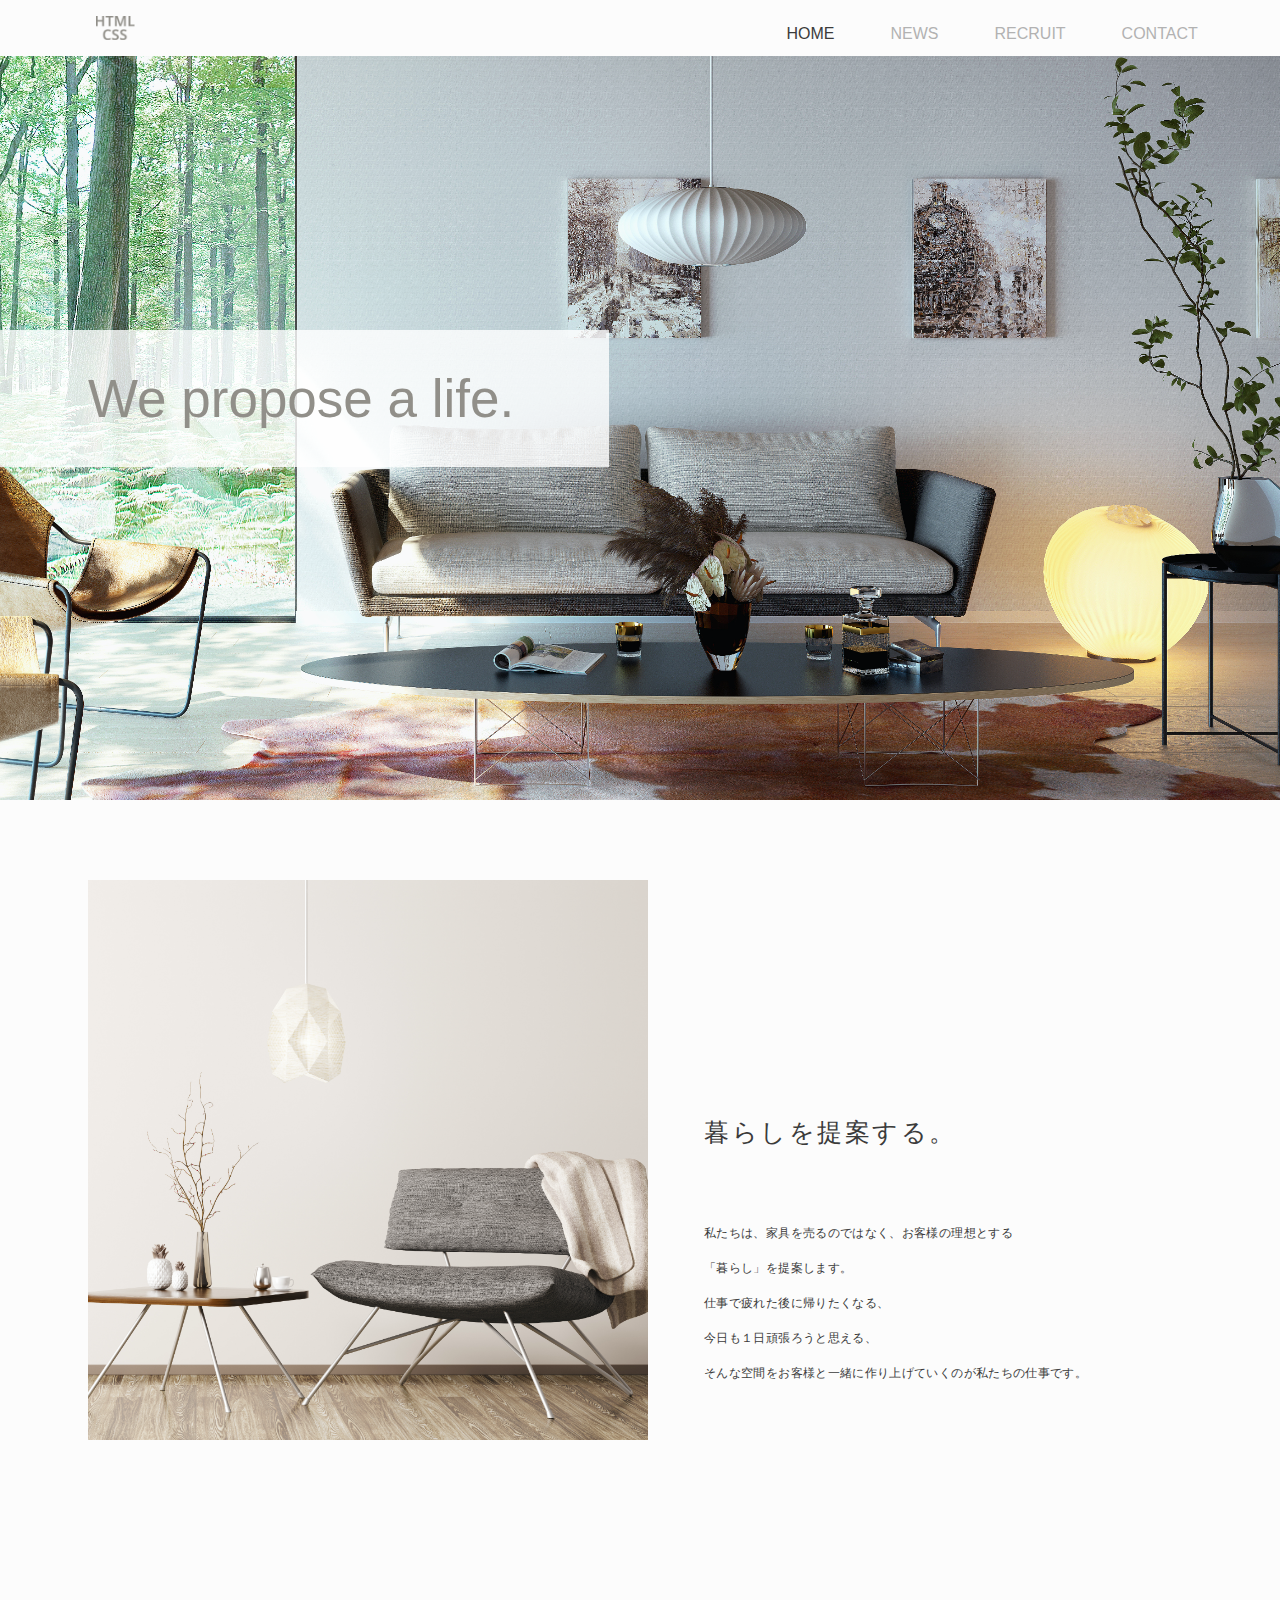
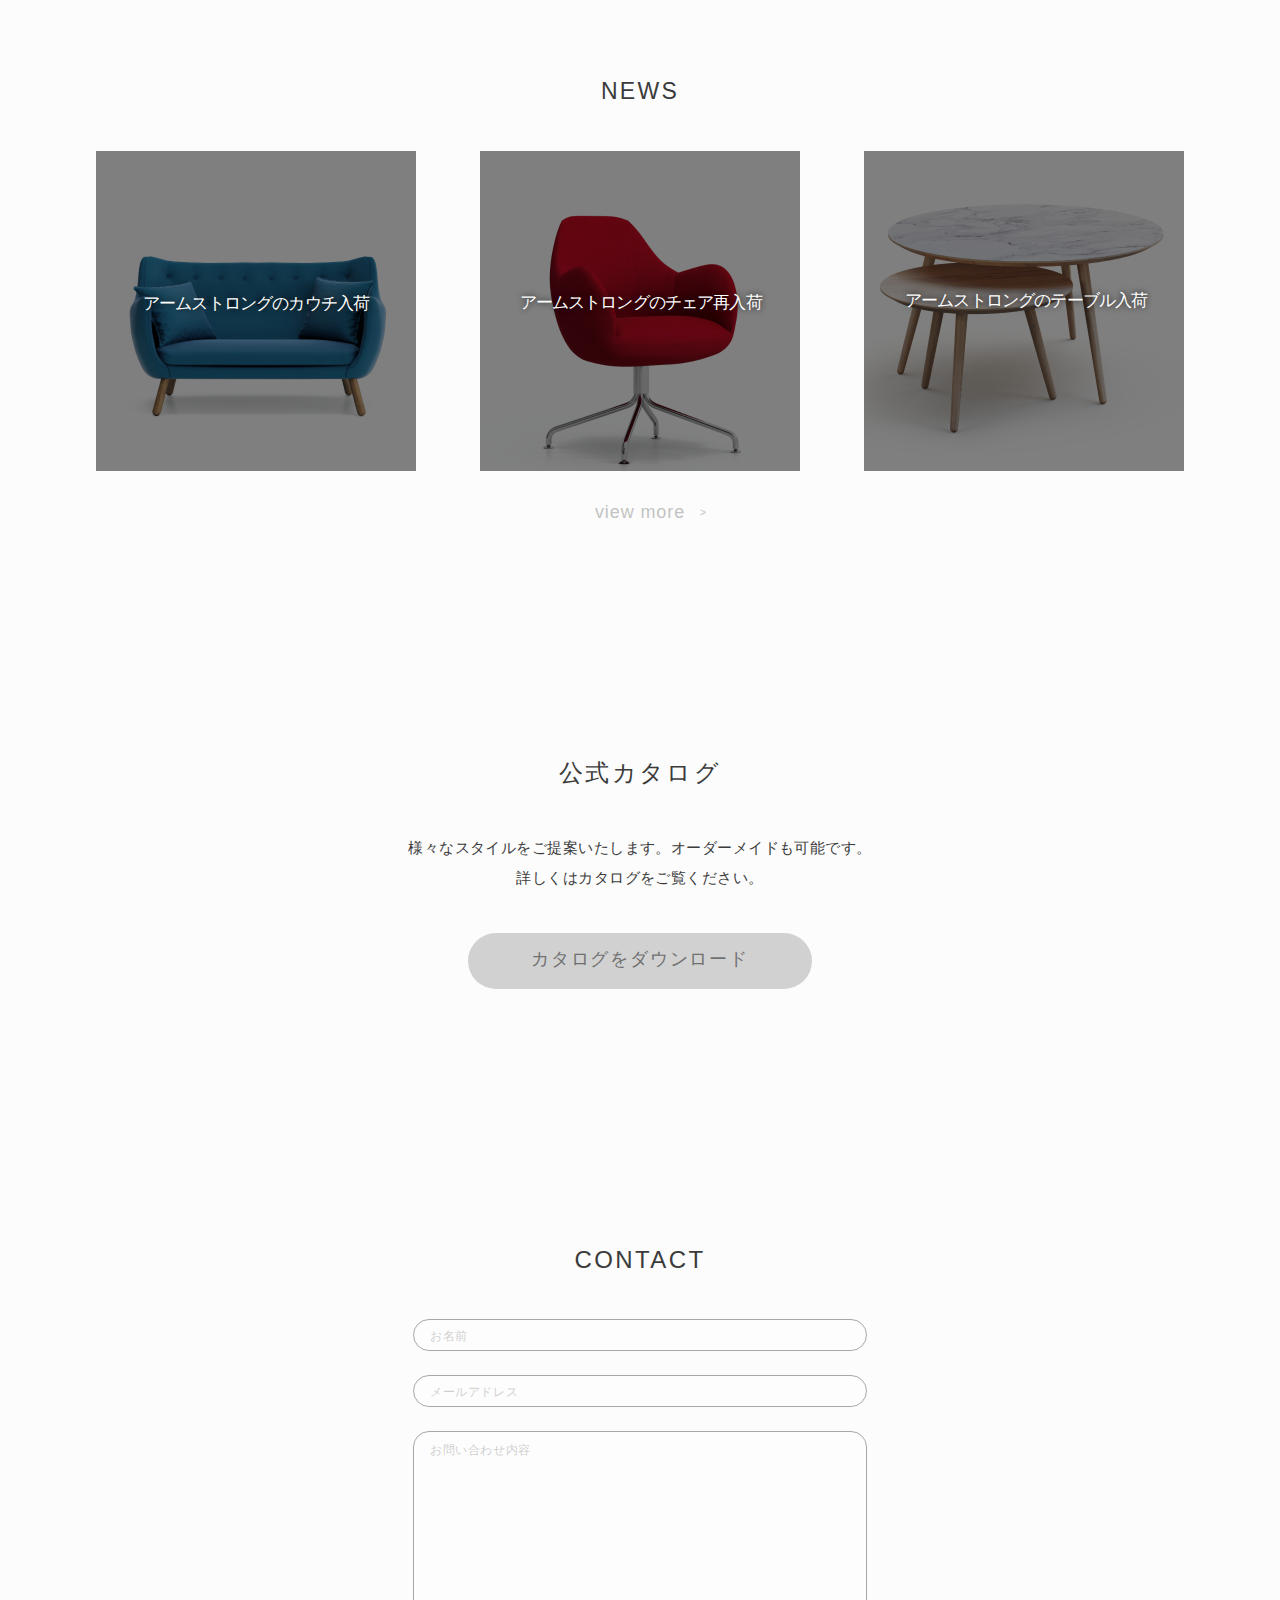
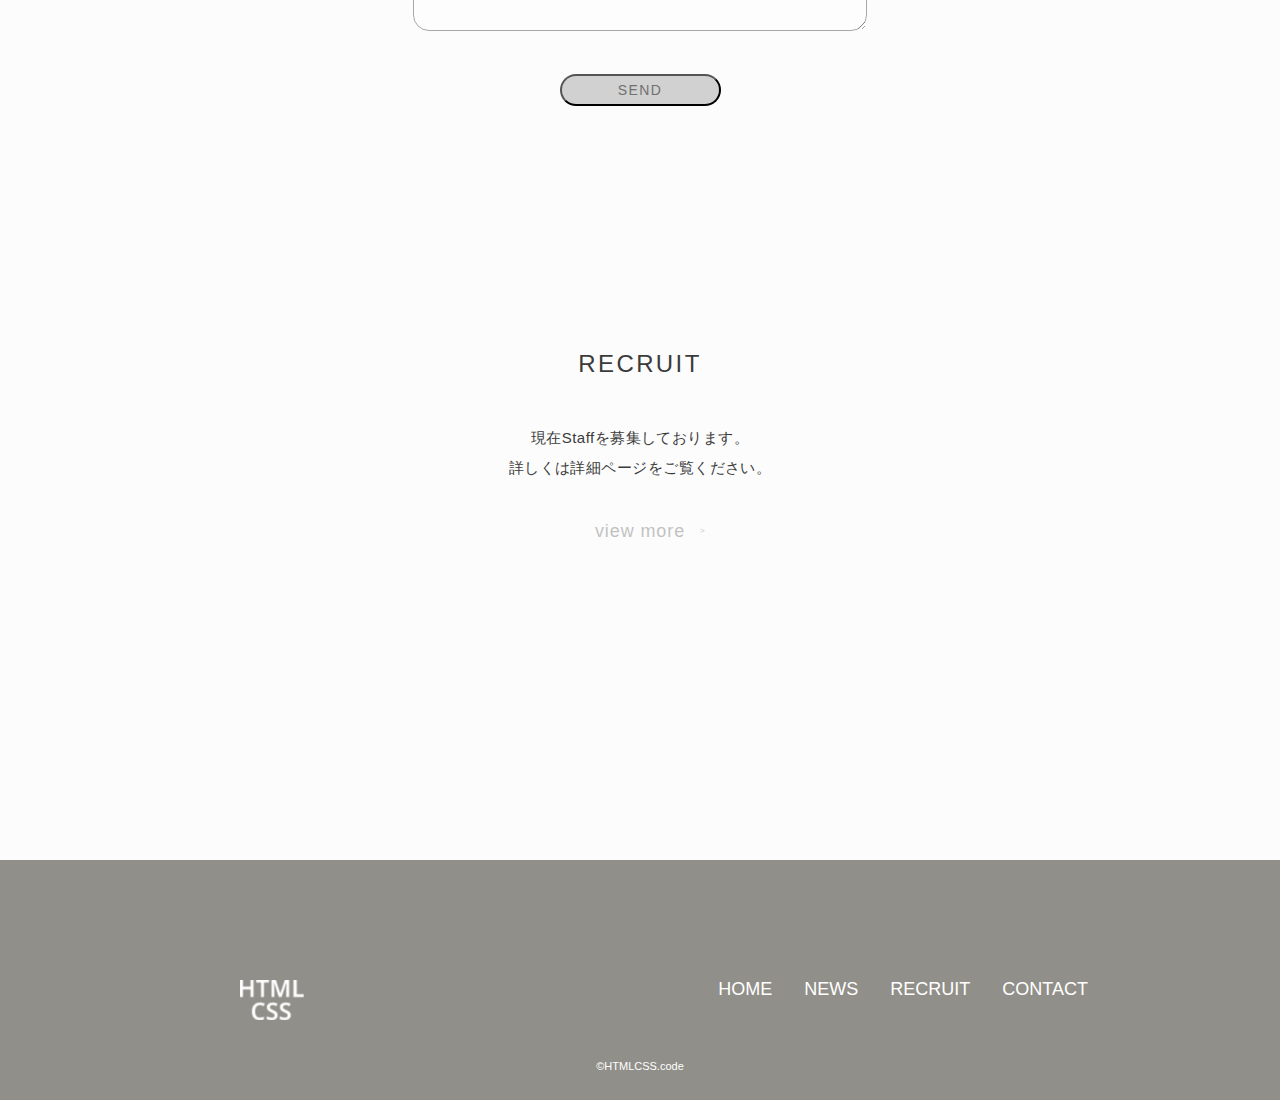
<file: kaguya/index.html>
<!DOCTYPE html>
<html lang="ja">

<head>
    <meta charset="utf-8">
    <meta name="viewport" content="width=device-width,initial-scale=1">
    <meta name="description"
        content="We propose a life.私たちは、家具を売るのではなく、お客様の理想とする 「暮らし」を提案します。 仕事で疲れた後に帰りたくなる、 今日も１日頑張ろうと思える、 そんな空間をお客様と一緒に作り上げていくのが私たちの仕事です。">
    <link rel="stylesheet" href="style.css">
    <title>HTMLCSS</title>
</head>

<body>
    <!-- ヘッダー -->
    <header>
        <div class="header-wrapper">
            <div class="header-logo-pc">
                <img src="kaguya_images/logo_header/logo_header.png" alt="PC画面用ロゴ">
            </div>
            <div class="header-logo-sp">
                <img src="kaguya_images/logo_footer02/logo_footer.png" alt="スマホ画面用ロゴ">
            </div>
            <ul class="header-nav">
                <li>HOME</li>
                <li><a href="news/index.html">NEWS</a></li>
                <li><a href="recruit/index.html">RECRUIT</a></li>
                <li><a href="contact/index.html">CONTACT</a></li>
            </ul>
        </div>
    </header>
    <!-- メイン -->
    <main>
        <!-- top画像・タイトル　CSSで背景画像挿入する -->
        <div class="top-page">
            <h1><span class="h-text">We<br class="text"></span>
                <span class="h-text">propose<br class="text"></span>
                <span class="h-text">a life.</span>
            </h1>
        </div>
        <section>
            <div class="first-section-image"></div>
            <div class="about-brand">
                <h2>暮らしを提案する。</h2>
                <p>私たちは、家具を売るのではなく、<br class="text">お客様の理想とする <br><!-- 参考にしたサイトhttps://wemo.tech/1224-->
                    「暮らし」を提案します。<br>
                    仕事で疲れた後に帰りたくなる、<br>
                    今日も１日頑張ろうと思える、<br>
                    そんな空間をお客様と一緒に作り上げていくのが<br class="text">私たちの仕事です。</p>
            </div>
        </section>
        <!--  NEWS  -->
        <section class="news-wrapper">
            <h3>NEWS</h3>
            <ul class="news-list">
                <li>
                    <p>アームストロングのカウチ入荷</p>
                </li>
                <li>
                    <p>アームストロングのチェア<span class="news-text">再</span>入荷</p>
                </li>
                <li>
                    <p>アームストロングのテーブル入荷</p>
                </li>
            </ul>
            <p class="viewmore-p"><a href="news/index.html">view more</a></p>
        </section>
        <!--  公式カタログ  -->
        <section class="catalog-wrapper">
            <h3>公式カタログ</h3>
            <div class="catalog-comment">
                <p>様々なスタイルをご提案いたします。オーダーメイドも可能です。<br>
                    詳しくはカタログをご覧ください。</p>
            </div>
            <a class="catalog-btn" href="catalog.pdf">
                <p>カタログをダウンロード</p>
            </a>
        </section>
        <!--  CONTACT  -->
        <section class="contact-wrapper">
            <h3>CONTACT</h3>
            <form>
                <input class="contact-text" type="text" name="yourname" placeholder="お名前">
                <input class="contact-text" type="text" name="address" placeholder="メールアドレス">
                <textarea placeholder="お問い合わせ内容"></textarea>
                <input class="contact-submit-pc" type="submit" value="SEND">
                <input class="contact-submit-sp" type="submit" value="Send">
            </form>
        </section>
        <!--  RECRUIT  -->
        <section class="recruit-wrapper">
            <h3>RECRUIT</h3>
            <div class="recruitcomment">
                <p>現在Staffを募集しております。 <br>
                    詳しくは詳細ページをご覧ください。</p>
            </div>
            <div class="recruit-viewmore">
                <p><a href="recruit/index.html">view more</a></p>
            </div>
        </section>
    </main>
    <!--  フッター  -->
    <footer>
        <div class="footer-wrapper">
            <div class="footer-item">
                <img class="footer-logo" src="kaguya_images/logo_footer/logo_footer.png" alt="PC画面用ロゴ">
                <img class="footer-logo-sp" src="kaguya_images/logo_footer02/logo_footer.png" alt="スマホ画面用ロゴ">
                <ul class="footer-nav">
                    <li>HOME</li>
                    <li><a href="news/index.html">NEWS</a></li>
                    <li><a href="recruit/index.html">RECRUIT</a></li>
                    <li><a href="contact/index.html">CONTACT</a></li>
                </ul>
            </div>
            <small>&copy;HTMLCSS.code</small>
        </div>
    </footer>
</body>

</html>
</file>
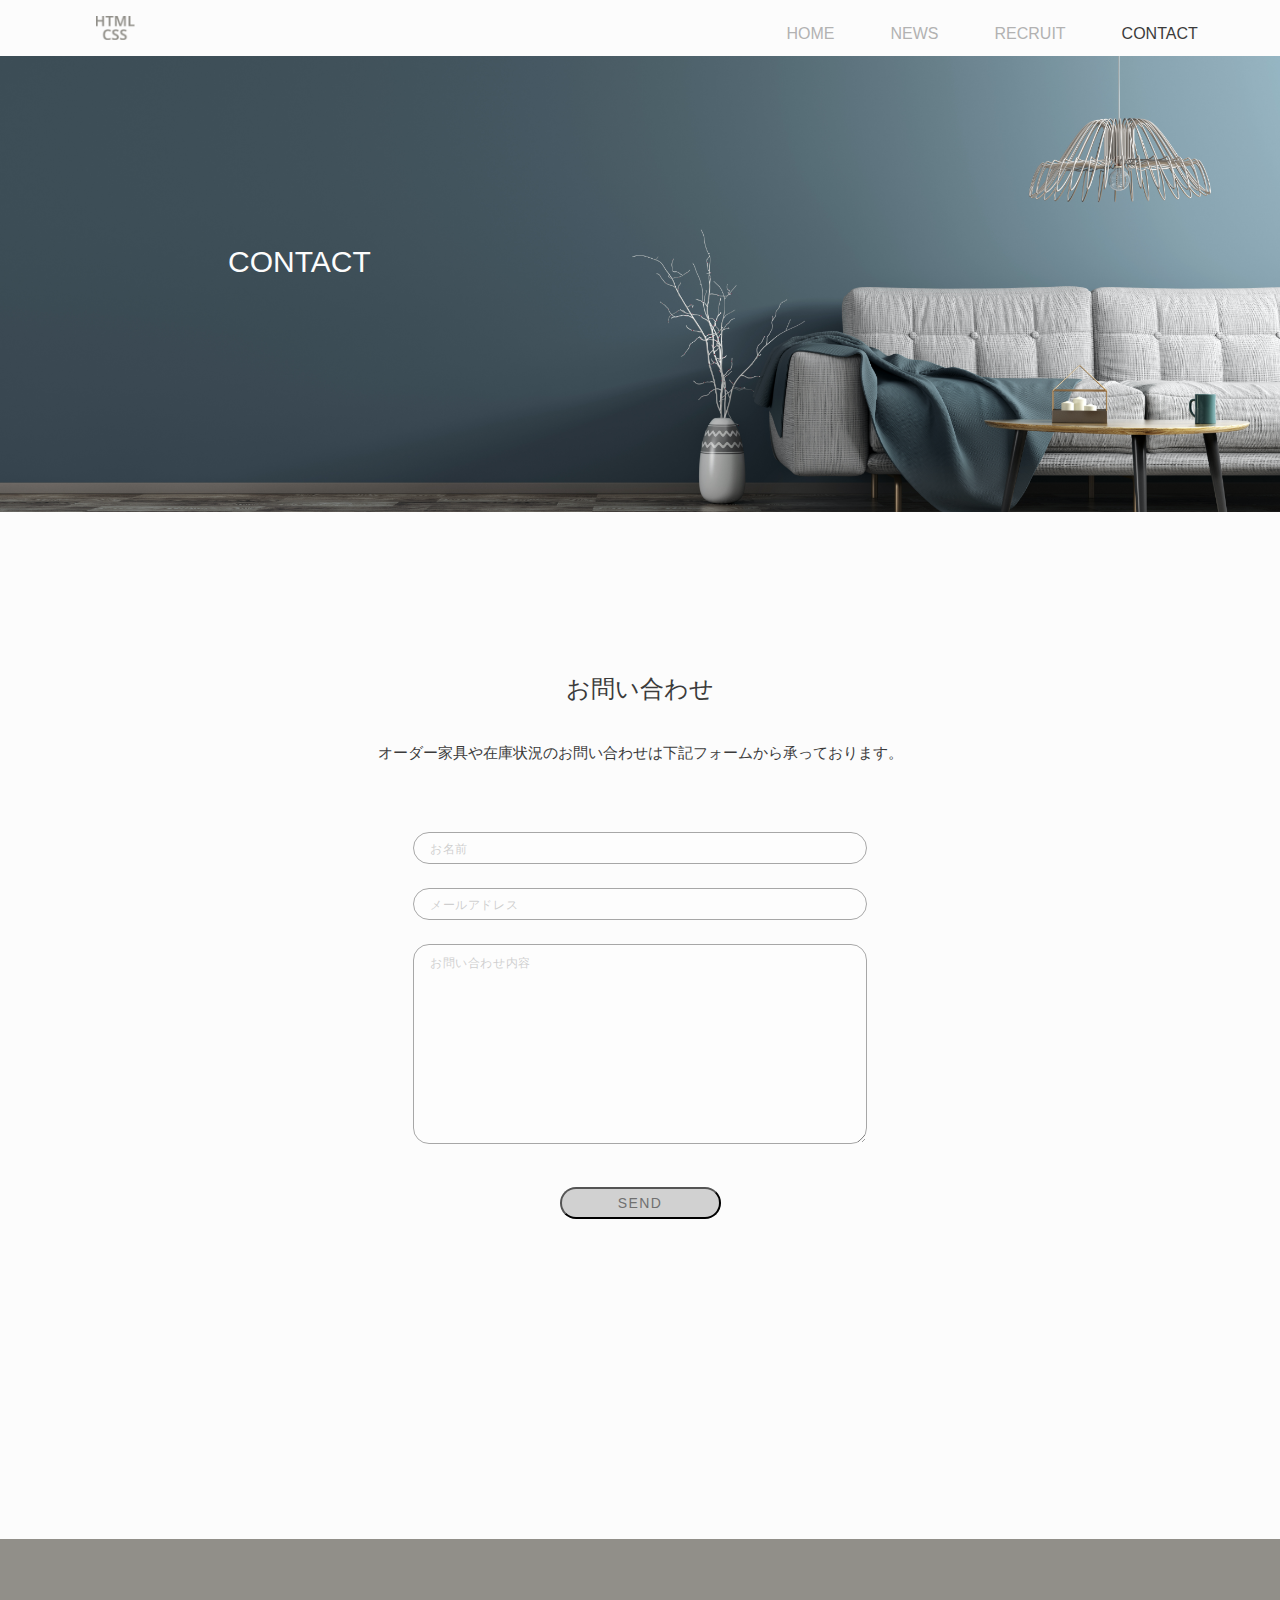
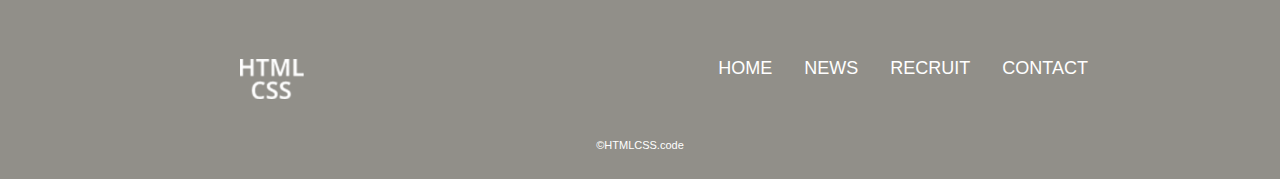
<file: kaguya/contact/index.html>
<!DOCTYPE html>
<html lang="ja">

<head>
    <meta charset="utf-8">
    <meta name="viewport" content="width=device-width,initial-scale=1">
    <meta name="description"
        content="We propose a life.私たちは、家具を売るのではなく、お客様の理想とする 「暮らし」を提案します。 仕事で疲れた後に帰りたくなる、 今日も１日頑張ろうと思える、 そんな空間をお客様と一緒に作り上げていくのが私たちの仕事です。">
    <link rel="stylesheet" href="style.css">
    <title>HTMLCSS</title>
</head>

<body>
    <header>
        <div class="header-wrapper">
            <div class="header-logo-pc">
                <img src="../kaguya_images/logo_header/logo_header.png" alt="ロゴ">
            </div>
            <div class="header-logo-sp">
                <img src="../kaguya_images/logo_footer02/logo_footer.png" alt="スマホ画面用ロゴ">
            </div>
            <ul class="header-nav">
                <li><a href="../index.html">HOME</a></li>
                <li><a href="../news/index.html">NEWS</a></li>
                <li><a href="../recruit/index.html">RECRUIT</a></li>
                <li>CONTACT</li>
            </ul>
        </div>
    </header>
    <main>
        <!-- top画像・タイトル　CSSで背景画像挿入する -->
        <div class="top-page">
            <h1>CONTACT</h1>
        </div>
        <section>
            <h2 class="heading-pc">お問い合わせ</h2>
            <h2 class="heading-sp">CONTACT</h2>
            <p>オーダー家具や在庫状況のお問い合わせは下記フォームから承っております。</p>
            <form>
                <input class="contact-text" type="text" name="yourname" placeholder="お名前">
                <input class="contact-text" type="text" name="address" placeholder="メールアドレス">
                <textarea placeholder="お問い合わせ内容"></textarea>
                <input class="contact-submit-pc" type="submit" value="SEND">
                <input class="contact-submit-sp" type="submit" value="Send">
            </form>
        </section>
    </main>
    <footer>
        <div class="footer-wrapper">
            <div class="footer-item">
                <img class="footer-logo" src="../kaguya_images/logo_footer/logo_footer.png" alt="ロゴ">
                <a href="../index.html"><img class="footer-logo-sp" src="../kaguya_images/logo_footer02/logo_footer.png" alt="スマホ画面用ロゴ"></a>
                <ul class="footer-nav">
                    <li><a href="../index.html">HOME</a></li>
                    <li><a href="../news/index.html">NEWS</a></li>
                    <li><a href="../recruit/index.html">RECRUIT</a></li>
                    <li>CONTACT</li>
                </ul>
            </div>
            <small>&copy;HTMLCSS.code</small>
        </div>
    </footer>
</body>
</file>
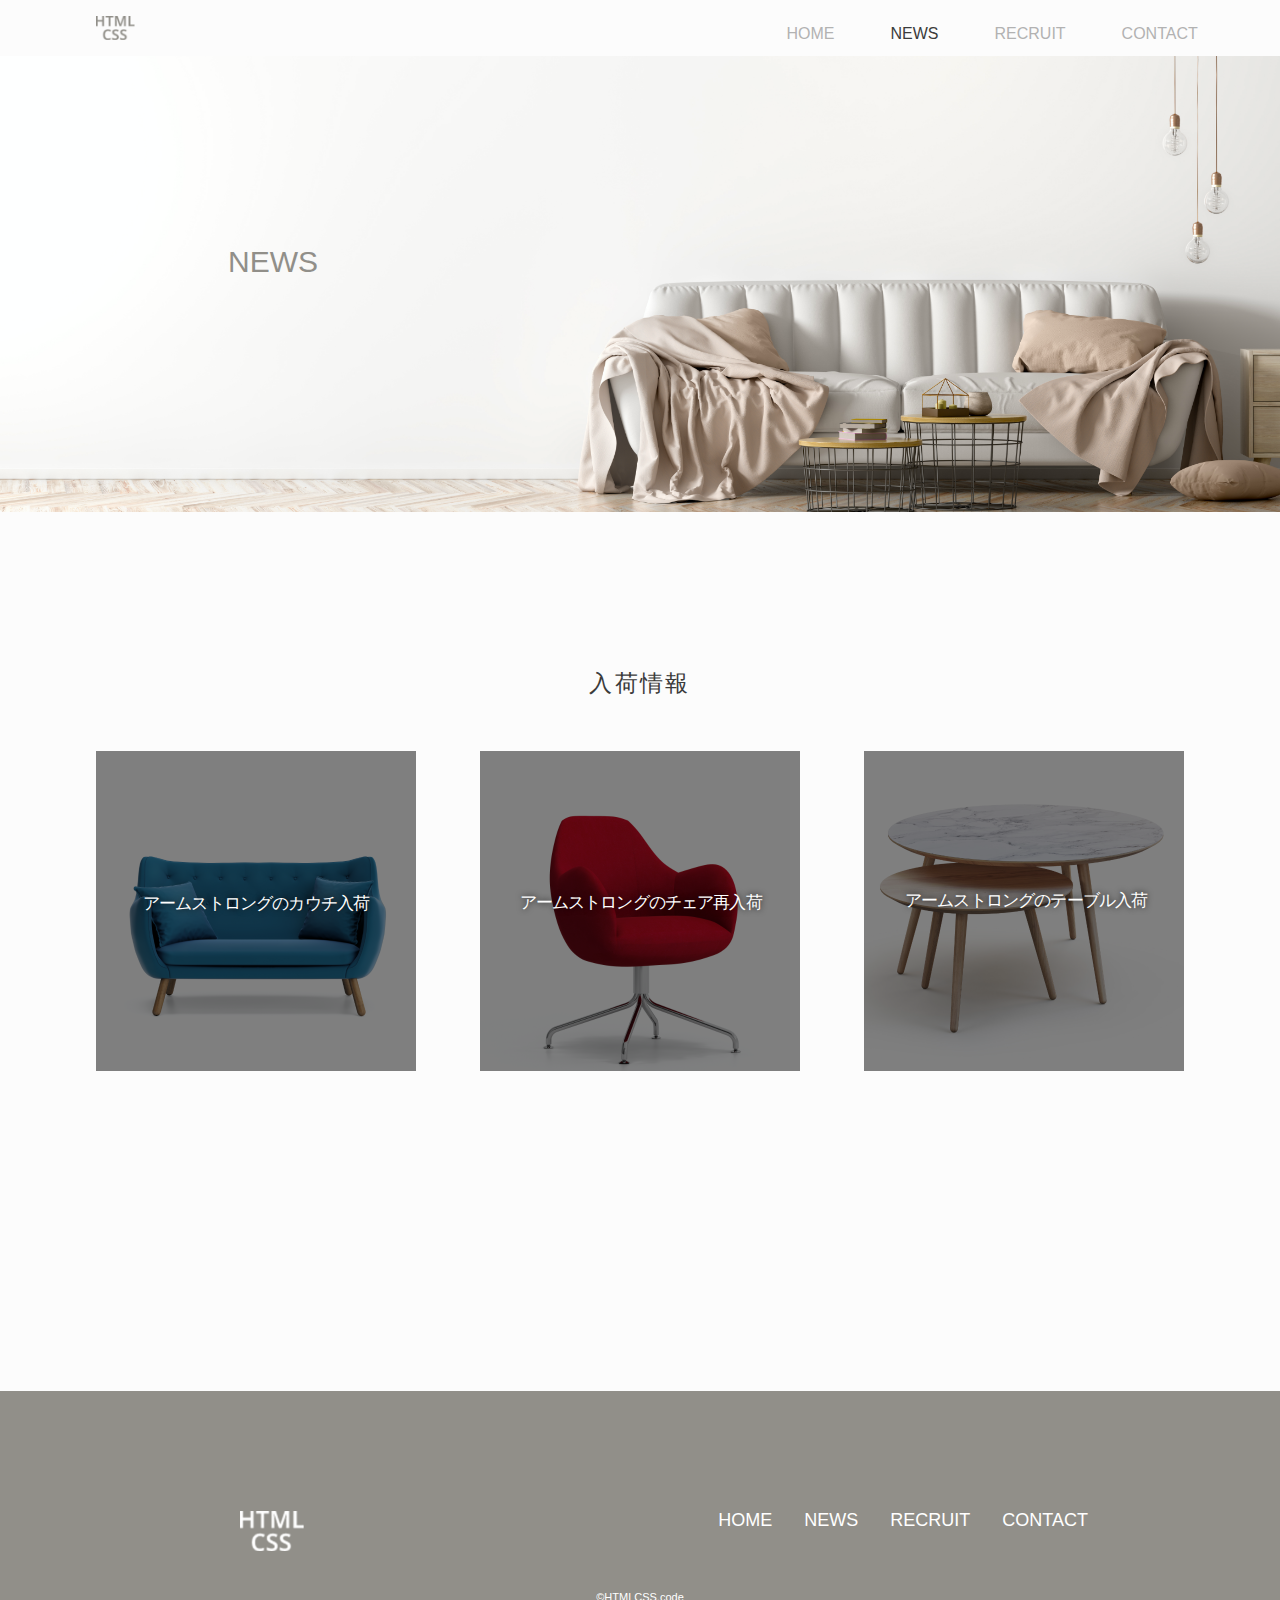
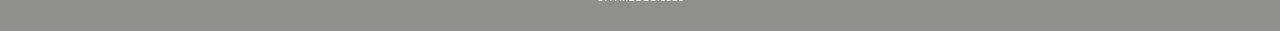
<file: kaguya/news/index.html>
<!DOCTYPE html>
<html lang="ja">

<head>
    <meta charset="utf-8">
    <meta name="viewport" content="width=device-width,initial-scale=1">
    <meta name="description"
        content="We propose a life.私たちは、家具を売るのではなく、お客様の理想とする 「暮らし」を提案します。 仕事で疲れた後に帰りたくなる、 今日も１日頑張ろうと思える、 そんな空間をお客様と一緒に作り上げていくのが私たちの仕事です。">
    <link rel="stylesheet" href="style.css">
    <title>HTMLCSS</title>
</head>

<body>
    <header>
        <div class="header-wrapper">
            <div class="header-logo-pc">
                <img src="../kaguya_images/logo_header/logo_header.png" alt="PC用ロゴ">
            </div>
            <div class="header-logo-sp">
                <img src="../kaguya_images/logo_footer02/logo_footer.png" alt="スマホ画面用ロゴ">
            </div>
            <ul class="header-nav">
                <li><a href="../index.html">HOME</a></li>
                <li>NEWS</li>
                <li><a href="../recruit/index.html">RECRUIT</a></li>
                <li><a href="../contact/index.html">CONTACT</a></li>
            </ul>
        </div>
    </header>
    <main>
        <!-- top画像・タイトル　CSSで背景画像挿入する -->
        <div class="top-page">
            <h1>NEWS</h1>
        </div>
        <section>
            <h2>入荷情報</h2>
            <ul class="arrival-list">
                <li>
                    <p>アームストロングのカウチ入荷</p>
                </li>
                <li>
                    <p>アームストロングのチェア<span class="news-text">再</span>入荷</p>
                </li>
                <li>
                    <p>アームストロングのテーブル入荷</p>
                </li>
            </ul>
        </section>
    </main>
    <footer>
        <div class="footer-wrapper">
            <div class="footer-item">
                <img class="footer-logo" src="../kaguya_images/logo_footer/logo_footer.png" alt="PC画面用ロゴ">
                <a href="../index.html"><img class="footer-logo-sp" src="../kaguya_images/logo_footer02/logo_footer.png" alt="スマホ画面用ロゴ"></a>
                <ul class="footer-nav">
                    <li><a href="../index.html">HOME</a></li>
                    <li>NEWS</li>
                    <li><a href="../recruit/index.html">RECRUIT</a></li>
                    <li><a href="../contact/index.html">CONTACT</a></li>
                </ul>
            </div>
            <small>&copy;HTMLCSS.code</small>
        </div>
    </footer>
</body>
</file>
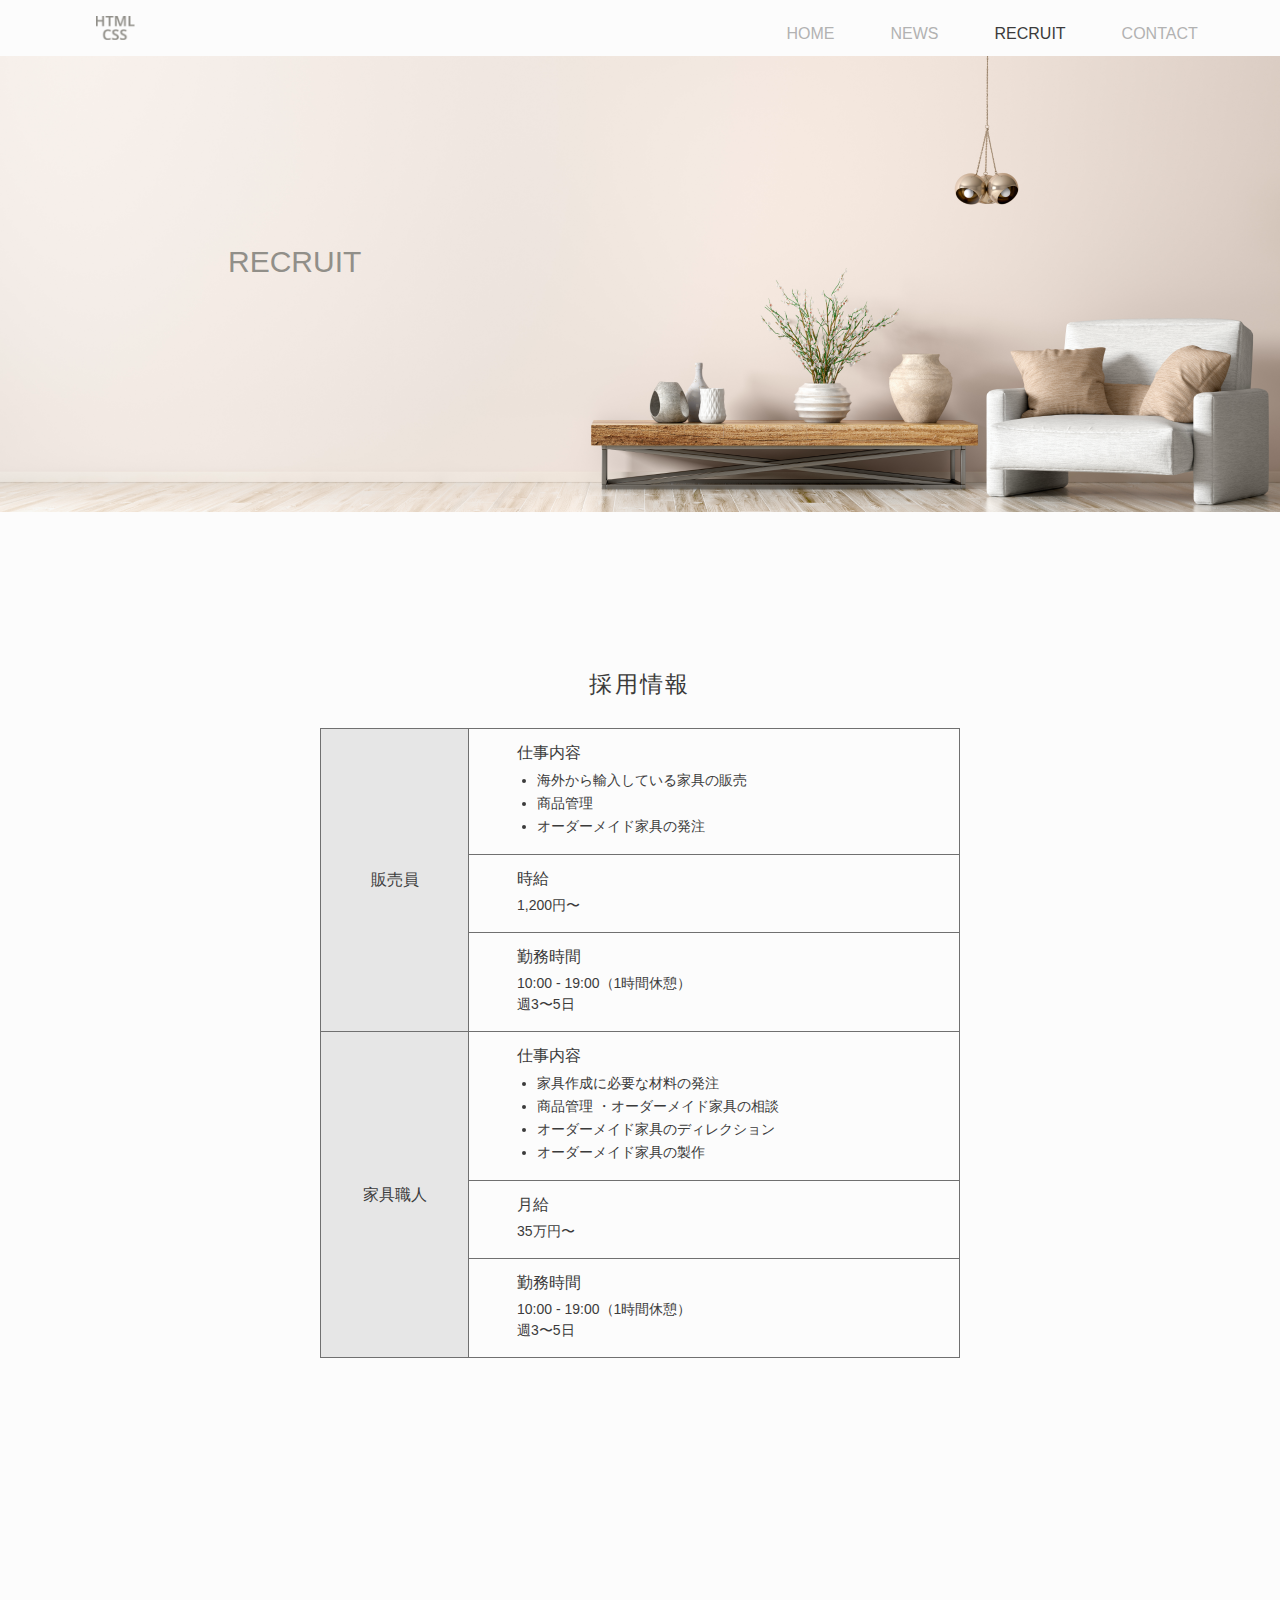
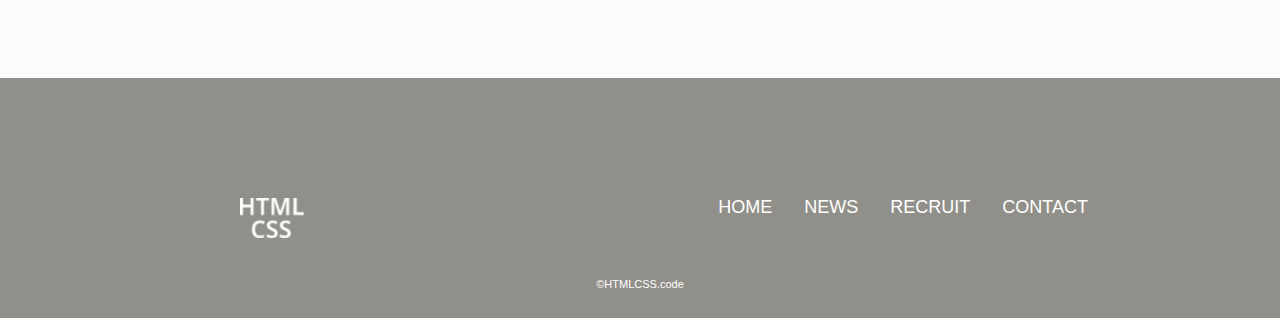
<file: kaguya/recruit/index.html>
<!DOCTYPE html>
<html lang="ja">

<head>
    <meta charset="utf-8">
    <meta name="viewport" content="width=device-width,initial-scale=1">
    <meta name="description"
        content="We propose a life.私たちは、家具を売るのではなく、お客様の理想とする 「暮らし」を提案します。 仕事で疲れた後に帰りたくなる、 今日も１日頑張ろうと思える、 そんな空間をお客様と一緒に作り上げていくのが私たちの仕事です。">
    <link rel="stylesheet" href="style.css">
    <title>HTMLCSS</title>
</head>

<body>
    <header>
        <div class="header-wrapper">
            <div class="header-logo-pc">
                <img src="../kaguya_images/logo_header/logo_header.png" alt="ロゴ">
            </div>
            <div class="header-logo-sp">
                <img src="../kaguya_images/logo_footer02/logo_footer.png" alt="スマホ画面用ロゴ">
            </div>
            <ul class="header-nav">
                <li><a href="../index.html">HOME</a></li>
                <li><a href="../news/index.html">NEWS</a></li>
                <li>RECRUIT</li>
                <li><a href="../contact/index.html">CONTACT</a></li>
            </ul>
        </div>
    </header>
    <main>
        <!-- top画像・タイトル　CSSで背景画像挿入する -->
        <div class="top-page">
            <h1>RECRUIT</h1>
        </div>
        <section>
            <h2>採用情報</h2>
            <table>
                <tr>
                    <th rowspan="3">販売員</th>
                    <td>
                        <p class="job-information">仕事内容</p>
                        <ul class="job-contents">
                            <li>海外から輸入している家具の販売</li>
                            <li>商品管理</li>
                            <li>オーダーメイド家具の発注</li>
                        </ul>
                    </td>
                </tr>
                <tr>
                    <td>
                        <p class="job-information">時給</p>
                        <div class="job-description">
                            <p>1,200円〜</p>
                        </div>
                    </td>
                </tr>
                <tr>
                    <td>
                        <p class="job-information">勤務時間</p>
                        <div class="job-description">
                            <p>10:00 - 19:00（1時間休憩）</p>
                            <p>週3〜5日</p>
                        </div>
                    </td>
                </tr>
                <tr>
                    <th rowspan="3">家具職人</th>
                    <td>
                        <p class="job-information">仕事内容</p>
                        <ul class="job-contents">
                            <li>家具作成に必要な材料の発注</li>
                            <li>商品管理 ・オーダーメイド家具の相談</li>
                            <li>オーダーメイド家具のディレクション</li>
                            <li>オーダーメイド家具の製作</li>
                        </ul>
                    </td>
                </tr>
                <tr>
                    <td>
                        <p class="job-information">月給</p>
                        <div class="job-description">
                            <p>35万円〜</p>
                        </div>
                    </td>
                </tr>
                <tr>
                    <td>
                        <p class="job-information">勤務時間</p>
                        <div class="job-description">
                            <p>10:00 - 19:00（1時間休憩）</p>
                            <p>週3〜5日</p>
                        </div>
                    </td>
                </tr>
            </table>
        </section>
    </main>
    <footer>
        <div class="footer-wrapper">
            <div class="footer-item">
                <img class="footer-logo" src="../kaguya_images/logo_footer/logo_footer.png" alt="PC画面用ロゴ">
                <a href="../index.html"><img class="footer-logo-sp" src="../kaguya_images/logo_footer02/logo_footer.png" alt="スマホ画面用ロゴ"></a>
                <ul class="footer-nav">
                    <li><a href="../index.html">HOME</a></li>
                    <li><a href="../news/index.html">NEWS</a></li>
                    <li>RECRUIT</li>
                    <li><a href="../contact/index.html">CONTACT</a></li>
                </ul>
            </div>
            <small>&copy;HTMLCSS.code</small>
        </div>
    </footer>
</body>

</html>
</file>
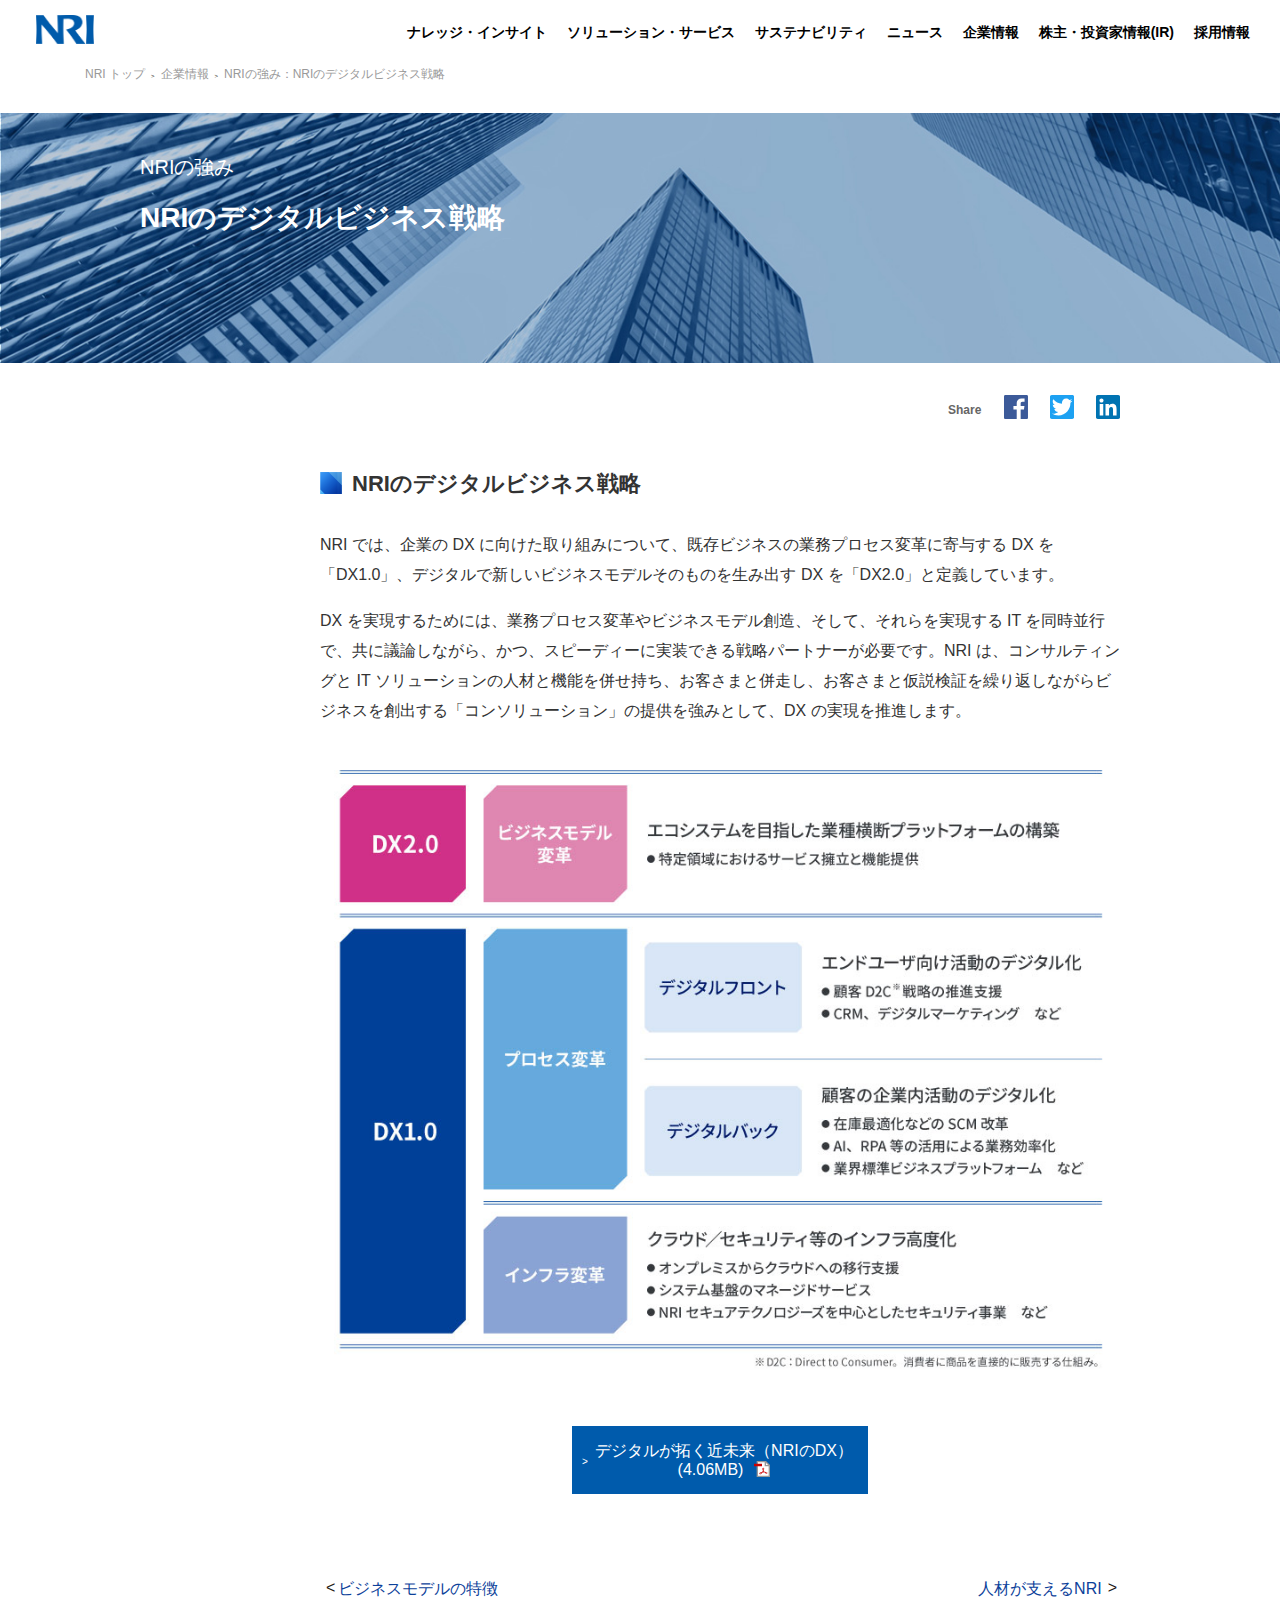
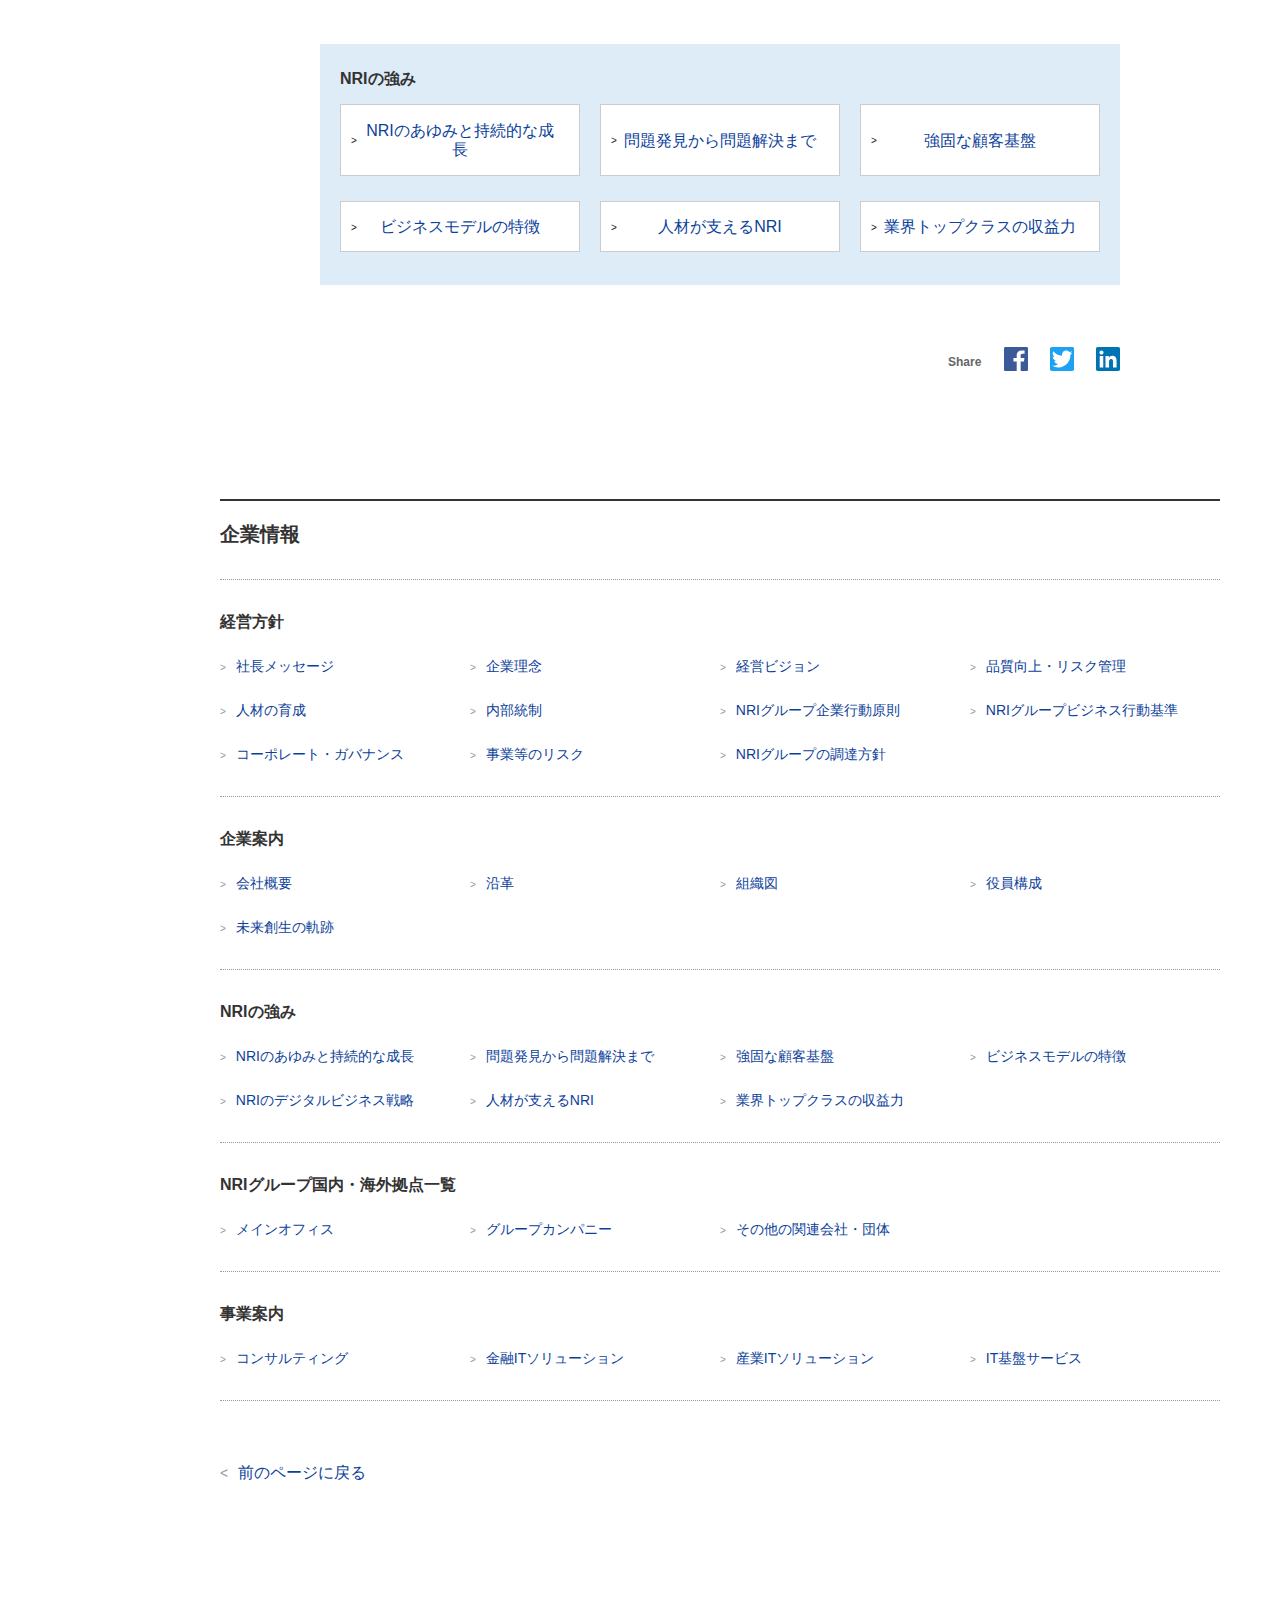
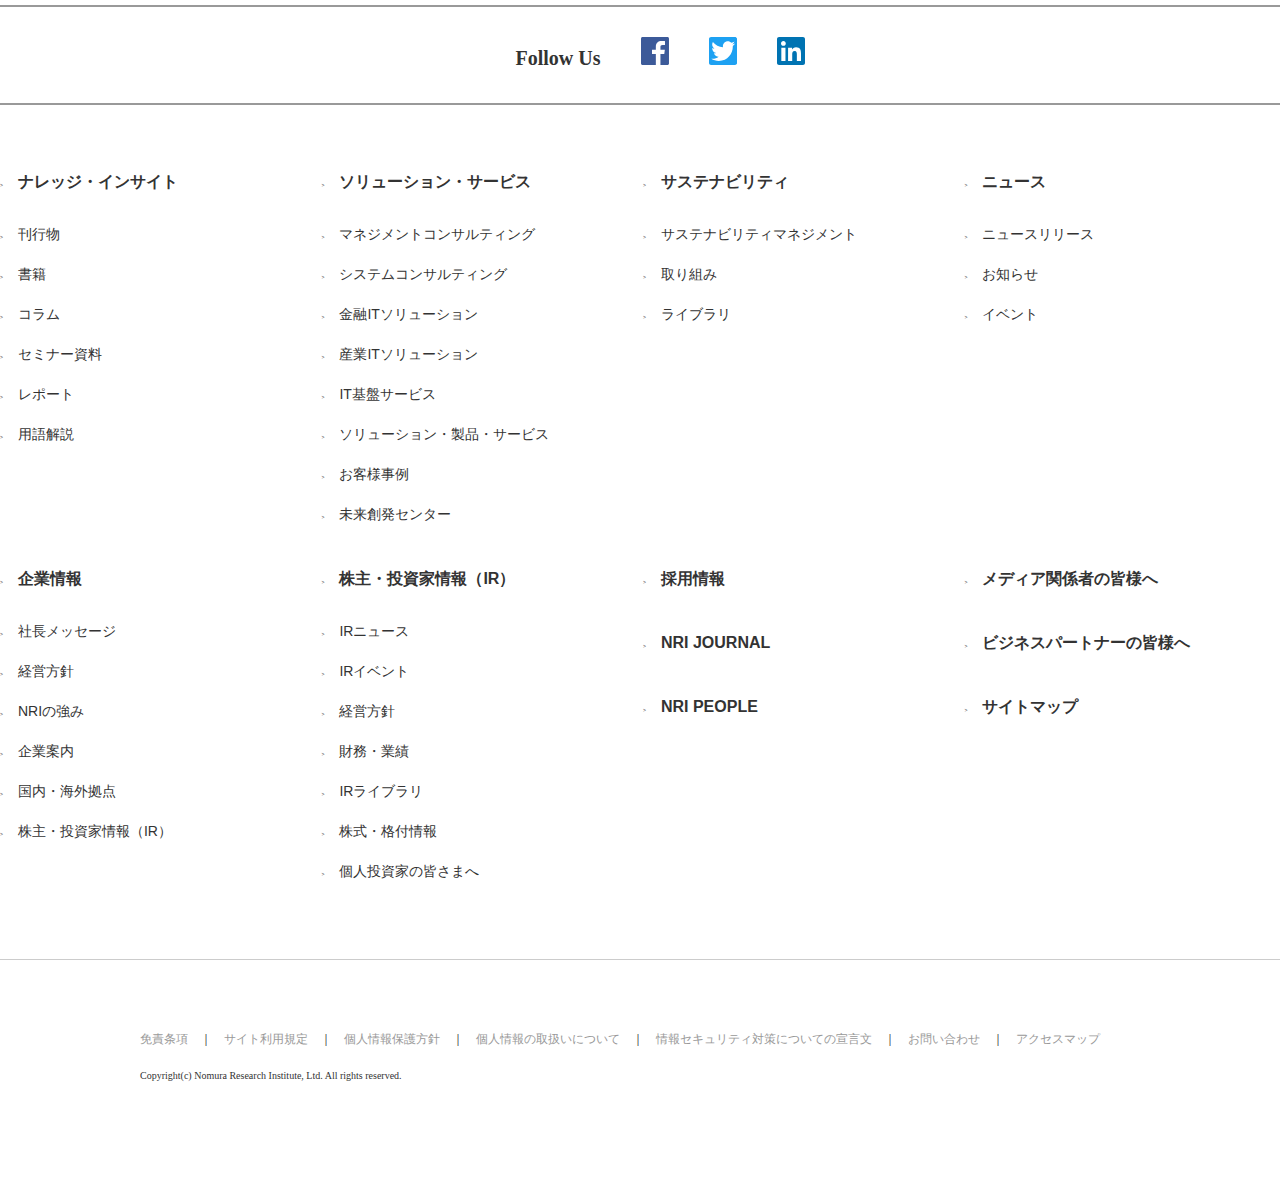
<file: nri/nri.html>
<!DOCTYPE html>
<html lang="ja">

<head>
    <meta charset="utf-8">
    <meta name="description"
        content="野村総合研究所（NRI）の公式ホームページです。NRIからの提言や調査・レポート、商品サービス、ITソリューション事例、IR情報、採用情報、CSR情報などを掲載しています。">
    <link rel="stylesheet" href="style.css">
    <link href="https://use.fontawesome.com/releases/v5.6.1/css/all.css" rel="stylesheet">
    <title>NRIの強み：ビジネスモデルの特徴｜企業情報｜野村総合研究所（NRI)</title>
</head>

<body>
    <header>
        <ul class="header-nav">
            <li><img src="NRI_images/nri-logo.png" class="logo" alt="nriロゴ"></li>
            <li class="header-nav-list"><a href="#">ナレッジ・インサイト</a></li>
            <li class="header-nav-list"><a href="#">ソリューション・サービス</a></li>
            <li class="header-nav-list"><a href="#">サステナビリティ</a></li>
            <li class="header-nav-list"><a href="#">ニュース</a></li>
            <li class="header-nav-list"><a href="#">企業情報</a></li>
            <li class="header-nav-list"><a href="#">株主・投資家情報(IR)</a></li>
            <li class="header-nav-list"><a href="#">採用情報</a></li>
            <li><a href="#" class="header-nav-grobal"><img src="NRI_images/glass.svg" alt="検索"></a>
            </li>
            <li><a href="#" class="header-nav-grobal"><img src="NRI_images/earth.svg"
                        alt="言語の切替"></a></li>
            <li><a href="#" class="header-nav-grobal"><i class="fas fa-bars"></i></a></li>
        </ul>
    </header>
    <main>
        <nav class="breadcrumbs">
            <ol>
                <li><a href="#">NRI トップ</a></li>
                <li><a href="#">企業情報</a></li>
                <li>NRIの強み：NRIのデジタルビジネス戦略</li>
            </ol>
        </nav>
        <div class="top-image">
            <img src="NRI_images/h1_whats_2.jpg" alt="高層ビル">
            <div class="top-title">
                <p>NRIの強み</p>
                <p>NRIのデジタルビジネス戦略</p>
            </div>
        </div>
        <div class="main-page">
            <div class="marketing">
                <ul class="sns-list">
                    <li>
                        <p>Share</p>
                    </li>
                    <li><a href="#"><img src="NRI_images/icon-facebook.svg" alt="フェイスブック"></a></li>
                    <li><a href="#"><img class="sns-size" src="NRI_images/icon-twitter.svg" alt="ツイッター"></a></li>
                    <li><a href="#"><img class="sns-size" src="NRI_images/icon-linkedin.svg" alt="リンクトイン"></a></li>
                </ul>
            </div>
            <article>
                <div class="maincontents">
                    <div class="main">
                        <h1>NRIのデジタルビジネス戦略</h1>
                        <p class="main-comment1">NRI では、企業の DX に向けた取り組みについて、既存ビジネスの業務プロセス変革に寄与する DX
                            を「DX1.0」、デジタルで新しいビジネスモデルそのものを生み出す DX を「DX2.0」と定義しています。</p>
                        <p class="main-comment2">DX を実現するためには、業務プロセス変革やビジネスモデル創造、そして、それらを実現する IT
                            を同時並行で、共に議論しながら、かつ、スピーディーに実装できる戦略パートナーが必要です。NRI は、コンサルティングと IT
                            ソリューションの人材と機能を併せ持ち、お客さまと併走し、お客さまと仮説検証を繰り返しながらビジネスを創出する「コンソリューション」の提供を強みとして、DX の実現を推進します。</p>
                        <img src="NRI_images/story06_img_01.jpg" alt="DX">
                    </div>
                    <div class="pdf">
                        <a href="#">
                            <p>デジタルが拓く近未来（NRIのDX）</p>
                            <p>(4.06MB)</p>
                        </a>
                    </div>
                </div>
                <div class="page">
                    <p class="text-left"><a href="#">ビジネスモデルの特徴</a></p>
                    <p class="text-right"><a href="#">人材が支えるNRI</a></p>
                </div>

                <div class="main-list">
                    <h2>NRIの強み</h2>
                    <ul class="main-fxb">
                        <li class="list-fxb fxb-height"><a href="#">NRIのあゆみと持続的な成長</a></li>
                        <li class="list-fxb fxb-height"><a href="#">問題発見から問題解決まで</a></li>
                        <li class="list-fxb fxb-height"><a href="#">強固な顧客基盤</a></li>
                        <li class="list-fxb"><a href="#">ビジネスモデルの特徴</a></li>
                        <li class="list-fxb"><a href="#">人材が支えるNRI</a></li>
                        <li class="list-fxb"><a href="#">業界トップクラスの収益力</a></li>
                    </ul>
                </div>
            </article>
            <div class="marketing sns-wrap">
                <ul class="sns-list">
                    <li>
                        <p>Share</p>
                    </li>
                    <li><a href="#"><img src="NRI_images/icon-facebook.svg" alt="フェイスブック"></a></li>
                    <li><a href="#"><img class="sns-size" src="NRI_images/icon-twitter.svg" alt="ツイッター"></a></li>
                    <li><a href="#"><img class="sns-size" src="NRI_images/icon-linkedin.svg" alt="リンクトイン"></a></li>
                </ul>
            </div>
            <!--企業情報始まり-->
            <section>
                <h2>企業情報</h2>
                <section class="section-nav">
                    <h3>経営方針</h3>
                    <ul class="section-list">
                        <li><a href="#">社長メッセージ</a></li>
                        <li><a href="#">企業理念</a></li>
                        <li><a href="#">経営ビジョン</a></li>
                        <li><a href="#">品質向上・リスク管理</a></li>
                        <li><a href="#">人材の育成</a></li>
                        <li><a href="#">内部統制</a></li>
                        <li><a href="#">NRIグループ企業行動原則</a></li>
                        <li><a href="#">NRIグループビジネス行動基準</a></li>
                        <li><a href="#">コーポレート・ガバナンス</a></li>
                        <li><a href="#">事業等のリスク</a></li>
                        <li><a href="#">NRIグループの調達方針</a></li>
                    </ul>
                </section>
                <section class="section-nav">
                    <h3>企業案内</h3>
                    <ul class="section-list">
                        <li><a href="#">会社概要</a></li>
                        <li><a href="#">沿革</a></li>
                        <li><a href="#">組織図</a></li>
                        <li><a href="#">役員構成</a></li>
                        <li><a href="#">未来創生の軌跡</a></li>
                    </ul>
                </section>
                <section class="section-nav">
                    <h3>NRIの強み</h3>
                    <ul class="section-list">
                        <li><a href="#">NRIのあゆみと持続的な成長</a></li>
                        <li><a href="#">問題発見から問題解決まで</a></li>
                        <li><a href="#">強固な顧客基盤</a></li>
                        <li><a href="#">ビジネスモデルの特徴</a></li>
                        <li><a href="#">NRIのデジタルビジネス戦略</a></li>
                        <li><a href="#">人材が支えるNRI</a></li>
                        <li><a href="#">業界トップクラスの収益力</a></li>
                    </ul>
                </section>
                <section class="section-nav">
                    <h3>NRIグループ国内・海外拠点一覧</h3>
                    <ul class="section-list">
                        <li><a href="#">メインオフィス</a></li>
                        <li><a href="#">グループカンパニー</a></li>
                        <li><a href="#">その他の関連会社・団体</a></li>
                    </ul>
                </section>
                <section class="section-nav">
                    <h3>事業案内</h3>
                    <ul class="section-list">
                        <li><a href="#">コンサルティング</a></li>
                        <li><a href="#">金融ITソリューション</a></li>
                        <li><a href="#">産業ITソリューション</a></li>
                        <li><a href="#">IT基盤サービス</a></li>
                    </ul>
                </section>
            </section>
            <!--企業情報ここまで-->
            <p class="previous-page"><a href="#">前のページに戻る</a></p>
        </div>
        <!--margin当てるために追加したdivおわり-->

        <ul class="sns-follow-list">
            <li>Follow Us</li>
            <li>
                <a href="#"><img class="sns-follow" src="NRI_images/icon-facebook.svg"
                        alt="フェイスブック"></a>
            </li>
            <li>
                <a href="#"><img class="sns-follow" src="NRI_images/icon-twitter.svg"
                        alt="ツイッター"></a>
            </li>
            <li>
                <a href="#"><img class="sns-follow" src="NRI_images/icon-linkedin.svg"
                        alt="リンクトイン"></a>
            </li>
        </ul>
        <div class="menu-nav">
            <ul class="menu-list">
                <li class="nav-list"><a href="#">ナレッジ・インサイト</a></li>
                <li><a href="#">刊行物</a></li>
                <li><a href="#">書籍</a></li>
                <li><a href="#">コラム</a></li>
                <li><a href="#">セミナー資料</a></li>
                <li><a href="#">レポート</a></li>
                <li><a href="#">用語解説</a></li>
            </ul>
            <ul class="menu-list">
                <li class="nav-list"><a href="#">ソリューション・サービス</a></li>
                <li><a href="#">マネジメントコンサルティング</a></li>
                <li><a href="#">システムコンサルティング</a></li>
                <li><a href="#">金融ITソリューション</a></li>
                <li><a href="#">産業ITソリューション</a></li>
                <li><a href="#">IT基盤サービス</a></li>
                <li><a href="#">ソリューション・製品・サービス</a></li>
                <li><a href="#">お客様事例</a></li>
                <li><a href="#">未来創発センター</a></li>
            </ul>
            <ul class="menu-list">
                <li class="nav-list"><a href="#">サステナビリティ</a></li>
                <li><a href="#">サステナビリティマネジメント</a></li>
                <li><a href="#">取り組み</a></li>
                <li><a href="#">ライブラリ</a></li>
            </ul>
            <ul class="menu-list">
                <li class="nav-list"><a href="#">ニュース</a></li>
                <li><a href="#">ニュースリリース</a></li>
                <li><a href="#">お知らせ</a></li>
                <li><a href="#">イベント</a></li>
            </ul>
            <ul class="menu-list">
                <li class="nav-list"><a href="#">企業情報</a></li>
                <li><a href="#">社長メッセージ</a></li>
                <li><a href="#">経営方針</a></li>
                <li><a href="#">NRIの強み</a></li>
                <li><a href="#">企業案内</a></li>
                <li><a href="#">国内・海外拠点</a></li>
                <li><a href="#">株主・投資家情報（IR）</a></li>
            </ul>
            <ul class="menu-list">
                <li class="nav-list"><a href="#">株主・投資家情報（IR）</a></li>
                <li><a href="#">IRニュース</a></li>
                <li><a href="#">IRイベント</a></li>
                <li><a href="#">経営方針</a></li>
                <li><a href="#">財務・業績</a></li>
                <li><a href="#">IRライブラリ</a></li>
                <li><a href="#">株式・格付情報</a></li>
                <li><a href="#">個人投資家の皆さまへ</a></li>
            </ul>
            <ul class="menu-list">
                <li class="nav-list"><a href="#">採用情報</a></li>
                <li class="nav-list"><a href="#">NRI JOURNAL</a></li>
                <li class="nav-list"><a href="#">NRI PEOPLE</a></li>
            </ul>
            <ul class="menu-list">
                <li class="nav-list"><a href="#">メディア関係者の皆様へ</a></li>
                <li class="nav-list"><a href="#">ビジネスパートナーの皆様へ</a></li>
                <li class="nav-list"><a href="#">サイトマップ</a></li>
            </ul>
        </div>
    </main>
    <footer>
        <ul class="footer">
            <li><a href="#">免責条項</a></li>
            <li class="footer-list"><a href="#">サイト利用規定</a></li>
            <li class="footer-list"><a href="#">個人情報保護方針</a></li>
            <li class="footer-list"><a href="#">個人情報の取扱いについて</a></li>
            <li class="footer-list"><a href="#">情報セキュリティ対策についての宣言文</a></li>
            <li class="footer-list"><a href="#">お問い合わせ</a></li>
            <li class="footer-list"><a href="#">アクセスマップ</a></li>
        </ul>
        <div class="small">
            <small>Copyright(c) Nomura Research Institute, Ltd. All rights reserved.</small>
        </div>
    </footer>
</body>

</html>
</file>
<file: kaguya/style.css>
@charset "utf-8";
html, body, div, span, object, iframe,
h1, h2, h3, h4, h5, h6, p, blockquote, pre,
abbr, address, cite, code,
del, dfn, em, img, ins, kbd, q, samp,
small, strong, sub, sup, var,
b, i,
dl, dt, dd, ol, ul, li,
fieldset, form, label, legend,
table, caption, tbody, tfoot, thead, tr, th, td,
article, aside, canvas, details, figcaption, figure,
footer, header, hgroup, menu, nav, section, summary,
time, mark, audio, video {
    margin:0;
    padding:0;
    border:0;
    outline:0;
    font-size:100%;
    vertical-align:baseline;
    background:transparent;
}
body {
    line-height:1;
    color: #333;
}
article,aside,details,figcaption,figure,
footer,header,hgroup,menu,nav,section {
    display:block;
}
nav ul {
    list-style:none;
}
li{
    list-style: none;
}
blockquote, q {
    quotes:none;
}
blockquote:before, blockquote:after,
q:before, q:after {
    content:'';
    content:none;
}
a {
    margin:0;
    padding:0;
    font-size:100%;
    vertical-align:baseline;
    background:transparent;
    text-decoration: none;
}
/* change colours to suit your needs */
ins {
    background-color:#ff9;
    color:#000;
    text-decoration:none;
}
/* change colours to suit your needs */
mark {
    background-color:#ff9;
    color:#000;
    font-style:italic;
    font-weight:bold;
}
del {
    text-decoration: line-through;
}
abbr[title], dfn[title] {
    border-bottom:1px dotted;
    cursor:help;
}
table {
    border-collapse:collapse;
    border-spacing:0;
}
/* change border colour to suit your needs */
hr {
    display:block;
    height:1px;
    border:0;  
    border-top:1px solid #cccccc;
    margin:1em 0;
    padding:0;
}

/* リセットCSSここまで */
* {
    box-sizing: border-box;
}
body {
    font-family: "Noto Sans", sans-serif;
    color: #3B3B3B;
    max-width: 1280px;
    width: 100%;
    margin: 0 auto;
    background-color: #FCFCFC;
}

/* header */
header {
    height: 56px;
}
.header-wrapper {
    display: flex;
    justify-content: space-between;
}
.header-logo-pc {
    margin-top: 16px;
    margin-left: 96px;
    width: 38px;
    height: 24px;
}
.header-logo-sp {/*　スマホ画面用ロゴ非表示　*/
    display: none;
}
.header-nav {
    display: flex;
    margin: 26px 96px 8px 652.51px;
}
.header-nav li {
    margin-right: 56px;
}

.header-nav li:last-of-type {
    margin-right: 0;
}
.header-nav a {
    color: #B2B2B2;
}

/* headerのレスポンシブ */

@media (max-width: 375px) {
    .header-wrapper {
        background-color: #918F89;
        position: fixed;
        z-index: 100;
        top: 0;
    }
    .header-nav {
        display: none;
    }
    .header-logo-sp {
        display: block;
        width: 40px;
        height: 24px;
        margin: 16px 168px;
    }
    .header-logo-pc {/* PC画面用ロゴ非表示 */
        display: none;
    }
}
.text {/* レスポンシブでの改行を非表示 */
    display: none;
}
/* トップ画像 */

.top-page {
    background-image: url("kaguya_images/home_top/home_top.png");
    background-size: cover;
    height: 744px;
    width: 1280px;
    position: relative;
}

.top-page h1 {
    background-color: rgba(255, 255, 255, 0.8);
    width: 609px;
    height: 137px;
    position: absolute;
    top: 274px;
    color: #918F89;
    font-size: 53px;
    font-weight: normal;
    padding: 32px 32px 32px 88px;
    line-height: 73px;
}

/* トップ画像のレスポンシブ */
@media (max-width:375px) {
    main {
        position: absolute;
        top: 0;
        left: 0;
    }
    .top-page {
        background-image: url("kaguya_images/home_top_sp/home_top_sp.png");
        width: 375px;
        height: 800px;
        background-size: 100% 100%;
    }
    .top-page h1 {
        background-color: transparent;
        width: 0;
        height: 0;
        font: 39px Noto Sans;
        padding: 0;
        top: 200px;
    }
    .h-text {
        display: block;
        background-color: rgba(255, 255, 255, 0.6);
        padding: 16px 16px 16px 54px;
        height: 80px;
        letter-spacing: 1.95px;
    }
    .h-text:first-of-type {
        width: 136px;
    }
    .h-text:nth-child(2) {
        margin: 16px 0;
        width: 240px;
    }
    .h-text:nth-child(3) {
        width: 186px;
    }
    
}


/* 暮らしを提案する */
section:first-of-type {
    display: flex;
    margin-top: 80px;
}
.first-section-image {
    background-image: url("kaguya_images/concept/concept.png");
    width: 560px;
    height: 560px;
    margin-left: 88px;
}
.about-brand h2 {
    font-size: 25px;
    font-weight: normal;
    margin: 240px 0 71px 56px;
    letter-spacing: 2.5px;
}
.about-brand p {
    margin-top: 71px;
    margin-left: 56px;
    font-size: 12px;
    letter-spacing: 0.36px;
    line-height: 35px;
}

/* 暮らしを提案する のレスポンシブ */
@media (max-width: 375px) {
    section {
        width: 375px;
    }
    section:first-of-type {
        margin-top: 88px;
        flex-direction: column-reverse;
        text-align: center;
    }
    .first-section-image {
        background-image: url("kaguya_images/concept2/concept.png");
        width: 328px;
        height: 264px;
        margin: 24px 23px 0 24px;
    }
    .about-brand h2 {
        margin: 0 auto 32px;
        font-size: 21px;
    }
    .about-brand p {
        margin: auto;
        font-size: 14px;
        letter-spacing: 0.42px;
    }
    .text {
        display: inline-block;
    }
}

/* news */
.news-wrapper {
    margin-top: 240px;
}
.news-wrapper h3 {
    text-align: center;
    font-weight: normal;
    font-size: 23px;
    margin-bottom: 48px;
    letter-spacing: 2.3px;
}
.news-list {
    display: flex;
    margin: 0 96px 32px;
}
.news-list li {
    position: relative;
    width: 320px;
    height: 320px;
}
.news-list li p {
    margin-top: 0;
}
.news-list li::before {
    content: '';
    position: absolute;
    top: 0;
    right: 0;
    left: 0;
    bottom: 0;
    background-color: rgba(0,0,0,0.5); /*黒の半透明のフィルターをかける*/
}
.news-list p {
    position: absolute;
    color: #FFFFFF;
    font-size: 17px;
    text-shadow: 0px 0px 6px #000000E0;
    letter-spacing: -0.85px;
}
/* news　アームストロングのカウチ入荷　*/
.news-list li:first-of-type {/* 画像部分 */
    background-image: url("kaguya_images/news01/news01.png");
    margin-right: 64px;
}

.news-list li:first-of-type p {/* テキスト部分 */
    top: 144.19px;
    left: 47px;
}

/* news　アームストロングのチェア再入荷　*/
.news-list li:nth-of-type(2) {/* 画像部分 */
    background-image: url("kaguya_images/news02/news02.png");
    margin-right: 64px;
}

.news-list li:nth-of-type(2) p {/* テキスト部分 */
    top: 143px;
    left: 39.5px;
}

/* news　アームストロングのテーブル入荷　*/
.news-list li:nth-of-type(3) {/* 画像部分 */
    background-image: url("kaguya_images/news03/news03.png");
}

.news-list li:nth-of-type(3) p {/* テキスト部分 */
    top: 141px;
    left: 41px;
}
/*　newsのview more */
.news-wrapper p {
    text-align: center;
}
.news-wrapper a {
    display: inline-block;
    font-size: 18px;
    letter-spacing: 0.9px;
    color: #3B3B3B;
    opacity: 0.3;
    position: relative;
}
.news-wrapper a::after {
    content: ">";
    position: absolute;
    left: 105px;
    top: 5px;
    font-size: 10px;
}

/* newsのレスポンシブ */
@media (max-width: 375px) {
    .news-wrapper h3 {
        margin: auto;
        font-size: 25px;
    }
    .news-list {
        flex-direction: column;
        margin: 0 51.5px;
    }
    .news-list li {
        margin-top: 24px;
        width: 272px;
        height: 272px;
    }
    .news-list p {
        font-size: 15px;
        letter-spacing: -0.75px;
    }
    /* news　アームストロングのカウチ入荷　*/
    .news-list li:first-of-type {/* 画像部分 */
        background-image: url("kaguya_images/news01_2/AdobeStock_59829158.png");
    }
    .news-list li:first-of-type p {/* テキスト部分 */
        top: 122px;
        left: 36.5px;
    }
    /* news　アームストロングのチェア再入荷　*/
    .news-list li:nth-of-type(2) {/* 画像部分 */
        background-image: url("kaguya_images/news02_2/news02.png");
    }
    .news-list li:nth-of-type(2) p {/* テキスト部分 */
        top: 122px;
        left: 36.5px;
    }
    .news-text {
        display: none;
    }
    

    /* news　アームストロングのテーブル入荷　*/
    .news-list li:nth-of-type(3) {/* 画像部分 */
        background-image: url("kaguya_images/news03_2/news03.png");
    }
    .news-list li:nth-of-type(3) p {/* テキスト部分 */
        top: 122px;
        left: 36.5px;
    }
    .news-list li p {
        text-align: center;
    }
    /*　newsのview more */
    .news-wrapper p {
        margin-top: 32px;
        text-align: initial;
    }
    .viewmore-p {
        padding-left: 132px;
    }
    .news-wrapper a {
        opacity: 1;
        letter-spacing: 0.9px;
    }
}


/* 公式カタログ */
.catalog-wrapper {
    margin-top: 240px;
    text-align: center;
}
.catalog-wrapper h3 {
    font-size: 24px;
    font-weight: normal;
    text-align: center;
    letter-spacing: 2.4px;
}
.catalog-comment {
    text-align: center;
    margin: 48px 0 40px;
}
.catalog-wrapper p {
    letter-spacing: 0.45px;
    font-size: 15px;
    line-height: 30px;
}
.catalog-btn {
    display: inline-block;
    background-color: #D1D1D1;
    border-radius: 40px;
    width: 344px;
    height: 56px;
    text-align: center;
}
.catalog-btn p {
    font-size: 18px;
    color: #707070;
    letter-spacing: 1.8px;
    line-height: 53px;
}
/* 公式カタログのレスポンシブ */
@media (max-width: 375px) {
    .catalog-comment {
        margin: 48px 23px 40px 24px;
    }
    .catalog-wrapper p {
        font-size: 14px;
        letter-spacing: 0.42px;
    }
    .catalog-btn {
        width: 280px;
        height: 56px;
    }
    .catalog-btn p {
        font-size: 18px;
    }
}


/* CONTACT */
.contact-wrapper {
    margin-top: 259px;
}
.contact-wrapper h3 {
    font-size: 24px;
    font-weight: normal;
    text-align: center;
    margin-bottom: 47px;
    letter-spacing: 2.4px;
}
/* contact フォーム */
form {
    margin-bottom: 42px;
    text-align: center;
}
.contact-text {
    width: 454px;
    height: 32px;
    background-color: #FFFFFF;
    border: 1px solid #707070;
    border-radius: 16px;
    opacity: 0.6;
    margin: 0 auto 24px;
    display: block;
    padding: 10px 16px;
}
.contact-text::placeholder {
    letter-spacing: 0.6px;
    color: #3B3B3B;
    opacity: 0.4;
    font-size: 12px;   
}
textarea { /* 問い合わせ内容 */
    width: 454px;
    height: 200px;
    background-color: #FFFFFF;
    border: 1px solid #707070;
    border-radius: 16px;
    opacity: 0.6;
    letter-spacing: 0.6px;
    color: rgba(3,3,3,0.4);
    font-size: 12px;
    padding: 10px 16px;
}

textarea::placeholder {
    letter-spacing: 0.6px;
    color: #3B3B3B;
    opacity: 0.4;
    font-size: 12px;
}
.contact-submit-pc { /* 送信ボタン */
    width: 161px;
    height: 32px;
    background-color: #D1D1D1;
    border-radius: 16px;
    display: block;
    margin: 40px auto 0;
    letter-spacing: 1.4px;
    color: #707070;
    opacity: 1;
    font-size: 14px;
}
.contact-submit-sp {
    display: none;
}

/* CONTACTのレスポンシブ */
@media (max-width: 375px) {
    form {
        margin: 0;
    }
    .contact-wrapper{
        margin-top: 240px;
    }
    .contact-wrapper h3 {
        margin-bottom: 32px;
        width: 129px;
        height: 32px;
        margin-left: 127px;
    }
    .contact-text {
        width: 286px;
        height: 32px;
        font-size: 14px;
        margin-bottom: 16px;
    }
    .contact-text::placeholder {
        font-size: 14px;
    }
    textarea {
        width: 286px;
        height: 160px;
        font-size: 14px;
        margin-bottom: 32px;
    }
    textarea::placeholder {
        font-size: 14px;
    }
    .contact-submit-pc {
        display: none;
    }
    .contact-submit-sp {
        margin: 0 101px;
        width: 173px;
        height: 48px;
        background-color: #D1D1D1;
        border-radius: 30px;
        display: block;
        letter-spacing: 1.4px;
        color: #707070;
        opacity: 1;
        font: 18px Noto Sans;
    }
}

/* RECRUIT */
.recruit-wrapper {
    margin-top: 246px;
}
.recruit-wrapper h3 {
    font-size: 24px;
    font-weight: normal;
    text-align: center;
    margin-bottom: 47px;
    letter-spacing: 2.4px;
}

.recruitcomment {
    text-align: center;
}
.recruitcomment p {
    letter-spacing: 0.45px;
    font-size: 15px;
    line-height: 30px;
}
/* recruitのview more */
.recruit-wrapper p {
    text-align: center;
    margin-top: 39px;
}
.recruit-wrapper a {
    display: inline-block;
    font-size: 18px;
    letter-spacing: 0.9px;
    color: #3B3B3B;
    opacity: 0.3;
    position: relative;
}
.recruit-wrapper a::after {
    content: ">";
    position: absolute;
    left: 105px;
    top: 5px;
    font-size: 8px;
}
/* RECRUITのレスポンシブ */
@media (max-width: 375px) {
    .recruit-wrapper {
        margin-top: 240px;
    }
    .recruit-wrapper h3 {
        margin-bottom: 32px;
    }
    .recruitcomment {
        margin: 0 56.5px;
    }
    .recruitcomment p {
        letter-spacing: 0;
        text-align: center;
    }
    .recruit-wrapper p {
        margin: initial;
    }
    /* recruitのview more */
    .recruit-viewmore {
        margin-top: 24px;
        padding-left: 132px;
    }
    .recruit-viewmore p {
        text-align: initial;
    }
    .recruit-wrapper a {
        opacity: 1;
    }
}

/* footer */
.footer-wrapper {
    height: 240px;
    margin-top: 320px;
    background-color: #918F89;
    color: #FFFFFF;
}
.footer-item {
    display: flex;
    justify-content: space-between;
}
.footer-nav {
    display: flex;
    margin-top: 120px;
}
.footer-logo{
    width: 64px;
    height: 40px;
    margin-left: 240px;
    margin-top: 120px;
}
.footer-logo-sp {
    display: none;
}
.footer-nav li {
    margin-right: 32px;
    font-size: 18px;
    height: 24px;
}
.footer-nav li:first-of-type {
    margin-left: 17px;
}
.footer-nav li:last-of-type {
    margin-right: 192px;
}
.footer-nav a {
    color: #FFFFFF;
}
.footer-wrapper small {
    font-size: 11px;
    margin: 41px auto 24px;
    display: block;
    text-align: center;
}
/* footerのレスポンシブ */
@media (max-width: 375px) {
    footer {
        position: absolute;
        top: 4448px;
    }
    .footer-wrapper {
        height: 240px;
        margin-top: 0;
    }
    .footer-nav {
        display: none;
    }
    .footer-logo {
        display: none;
    }
    .footer-logo-sp {
        display: block;
        width: 52px;
        height: 32px;
        margin: 72px 162px 82px;
    }
    .footer-wrapper small {
        margin: 0 147px 32px;
        font-size: 10px;
    }
}
</file>
<file: kaguya/contact/style.css>
@charset "utf-8";
html, body, div, span, object, iframe,
h1, h2, h3, h4, h5, h6, p, blockquote, pre,
abbr, address, cite, code,
del, dfn, em, img, ins, kbd, q, samp,
small, strong, sub, sup, var,
b, i,
dl, dt, dd, ol, ul, li,
fieldset, form, label, legend,
table, caption, tbody, tfoot, thead, tr, th, td,
article, aside, canvas, details, figcaption, figure,
footer, header, hgroup, menu, nav, section, summary,
time, mark, audio, video {
    margin:0;
    padding:0;
    border:0;
    outline:0;
    font-size:100%;
    vertical-align:baseline;
    background:transparent;
}
body {
    line-height:1;
    color: #333;
}
article,aside,details,figcaption,figure,
footer,header,hgroup,menu,nav,section {
    display:block;
}
nav ul {
    list-style:none;
}
li {
    list-style: none;
}
blockquote, q {
    quotes:none;
}
blockquote:before, blockquote:after,
q:before, q:after {
    content:'';
    content:none;
}
a {
    margin:0;
    padding:0;
    font-size:100%;
    vertical-align:baseline;
    background:transparent;
    text-decoration: none;
}
/* change colours to suit your needs */
ins {
    background-color:#ff9;
    color:#000;
    text-decoration:none;
}
/* change colours to suit your needs */
mark {
    background-color:#ff9;
    color:#000;
    font-style:italic;
    font-weight:bold;
}
del {
    text-decoration: line-through;
}
abbr[title], dfn[title] {
    border-bottom:1px dotted;
    cursor:help;
}
table {
    border-collapse:collapse;
    border-spacing:0;
}
/* change border colour to suit your needs */
hr {
    display:block;
    height:1px;
    border:0;  
    border-top:1px solid #cccccc;
    margin:1em 0;
    padding:0;
}

/* リセットCSSここまで */

* {
    box-sizing: border-box;
}
body {
    font-family: "Noto Sans", sans-serif;
    color: #3B3B3B;
    width: 1280px;
    margin: 0 auto;
    background-color: #FCFCFC;
}
/* header */
header {
    height: 56px;
}
.header-wrapper {
    display: flex;
    justify-content: space-between;
}
.header-logo-pc {
    margin-top: 16px;
    margin-left: 96px;
    width: 38px;
    height: 24px;
}
.header-logo-sp {/* スマホ用ロゴ非表示 */
    display: none;
}
.header-nav {
    display: flex;
    margin: 26px 96px 8px 652.51px;
}
.header-nav li {
    margin-right: 56px;
}

.header-nav li:last-of-type {
    margin-right: 0;
}
.header-nav a {
    color: #B2B2B2;
}
/* headerのレスポンシブ */
@media (max-width:375px) {
    header {
        position: fixed;
        z-index: 100;
    }
    .header-wrapper {
        background-color: #918F89;
        top: 0;
    }
    .header-nav {
        display: none;
    }
    .header-logo-sp {
        display: block;
        width: 40px;
        height: 24px;
        margin: 16px 168px;
    }
    .header-logo-pc {/* PC画面用ロゴ非表示 */
        display: none;
    }
}

/* トップ画像 */
.top-page {
    background-image: url("../kaguya_images/contact_top/contact_top.png");
    background-size: cover;
    height: 456px;
    width: 1280px;
    position: relative;
}
.top-page h1 {
    width: 151px;
    height: 41px;
    position: absolute;
    color: #FCFCFC;
    font-size: 30px;
    font-weight: normal;
    top: 191px;
    left: 228px;
}
/* トップ画像のレスポンシブ */
@media(max-width:375px) {
    .top-page {
        background-image: url("../kaguya_images/contact_top_sp/contact_top_sp.png");
        background-size: 100% 100%;
        width: 375px;
        height: 704px;
        position: absolute;
        top: 0;
    }
    .top-page h1 {
        left: 119px;
        top: 256px;
        font-size: 25px;
        letter-spacing: 2.5px;
        width: 137px;
        height: 32px;
        
    }
}
/* お問い合わせ */
.heading-pc {
    margin-bottom: 40px;
    text-align: center;
    font: 24px normal; 
}
.heading-sp {
    display: none;
}

section p {
    font-size: 15px;
    text-align: center;
    margin-bottom: 72px;
}
section {
    margin: 161px 0320px;
}
/* CONTACT レスポンシブ */
@media (max-width: 375px) {
    section {
        position: absolute;
        top: 704px;
        margin: 160px 0 0 0;
    }
    .heading-sp {
        display: block;
        margin-left: 127px;
        font-size: 25px;
        width: 129px;
        height: 32px;
        font-weight: normal;
        letter-spacing: 2.5px;
    }
    .heading-pc {
        display: none;
    }
    section p {
        display: none;
    }
}
/* contact フォーム */
form {
    margin-bottom: 42px;
    text-align: center;
}
.contact-text {
    width: 454px;
    height: 32px;
    background-color: #FFFFFF;
    border: 1px solid #707070;
    border-radius: 16px;
    opacity: 0.6;
    margin: 0 auto 24px;
    display: block;
    padding: 10px 16px;
}
.contact-text::placeholder {
    letter-spacing: 0.6px;
    color: #3B3B3B;
    opacity: 0.4;
    font-size: 12px;   
}
textarea { /* 問い合わせ内容 */
    width: 454px;
    height: 200px;
    background-color: #FFFFFF;
    border: 1px solid #707070;
    border-radius: 16px;
    opacity: 0.6;
    letter-spacing: 0.6px;
    color: rgba(3,3,3,0.4);
    font-size: 12px;
    padding: 10px 16px;
}

textarea::placeholder {
    letter-spacing: 0.6px;
    color: #3B3B3B;
    opacity: 0.4;
    font-size: 12px;
}
.contact-submit-pc { /* 送信ボタン */
    width: 161px;
    height: 32px;
    background-color: #D1D1D1;
    border-radius: 16px;
    display: block;
    margin: 40px auto 0;
    letter-spacing: 1.4px;
    color: #707070;
    opacity: 1;
    font-size: 14px;
}
.contact-submit-sp {
    display: none;
}

/* contact フォームのレスポンシブ */
@media (max-width: 375px) {
    form {
        margin: 0;
    }
    section {
        margin-top: 240px;
    }
    section h2 {
        margin-bottom: 32px;
        width: 129px;
        height: 32px;
        margin-left: 127px;
    }
    .contact-text {
        width: 286px;
        height: 32px;
        font-size: 14px;
        margin-bottom: 16px;
    }
    .contact-text::placeholder {
        font-size: 14px;
    }
    textarea {
        width: 286px;
        height: 160px;
        font-size: 14px;
        margin-bottom: 32px;
    }
    textarea::placeholder {
        font-size: 14px;
    }
    .contact-submit-pc {
        display: none;
    }
    .contact-submit-sp {
        margin: 0 101px;
        width: 173px;
        height: 48px;
        background-color: #D1D1D1;
        border-radius: 30px;
        display: block;
        letter-spacing: 1.4px;
        color: #707070;
        opacity: 1;
        font: 18px Noto Sans;
    }
}


/* footer */
.footer-wrapper {
    height: 240px;
    margin-top: 320px;
    background-color: #918F89;
    color: #FFFFFF;
}
.footer-item {
    display: flex;
    justify-content: space-between;
}
.footer-nav {
    display: flex;
    margin-top: 120px;
}
.footer-logo {
    width: 64px;
    height: 40px;
    margin-left: 240px;
    margin-top: 120px;
}
.footer-nav li {
    margin-right: 32px;
    font-size: 18px;
    height: 24px;
}
.footer-nav li:first-of-type {
    margin-left: 17px;
}
.footer-nav li:last-of-type {
    margin-right: 192px;
}
.footer-nav a {
    color: #FFFFFF;
}
.footer-wrapper small {
    font-size: 11px;
    margin: 41px auto 24px;
    display: block;
    text-align: center;
}
.footer-logo-sp {/* スマホ用ロゴ非表示 */
    display: none;
}
/* footerのレスポンシブ */
@media (max-width:375px) {
    footer {
        position: absolute;
        top: 1346px;
        padding-bottom: 56px;
    }
    .footer-wrapper {
        height: 240px;
        margin-top: 240px;
    }
    .footer-nav {
        display: none;
    }
    .footer-logo {
        display: none;
    }
    .footer-logo-sp {
        display: block;
        width: 52px;
        height: 32px;
        margin: 72px 162px 82px;
    }
    .footer-wrapper small {
        margin: 0 147px 32px;
        font-size: 10px;
    }
}
</file>
<file: kaguya/news/style.css>
@charset "utf-8";
html, body, div, span, object, iframe,
h1, h2, h3, h4, h5, h6, p, blockquote, pre,
abbr, address, cite, code,
del, dfn, em, img, ins, kbd, q, samp,
small, strong, sub, sup, var,
b, i,
dl, dt, dd, ol, ul, li,
fieldset, form, label, legend,
table, caption, tbody, tfoot, thead, tr, th, td,
article, aside, canvas, details, figcaption, figure,
footer, header, hgroup, menu, nav, section, summary,
time, mark, audio, video {
    margin:0;
    padding:0;
    border:0;
    outline:0;
    font-size:100%;
    vertical-align:baseline;
    background:transparent;
}
body {
    line-height:1;
    color: #333;
}
article,aside,details,figcaption,figure,
footer,header,hgroup,menu,nav,section {
    display:block;
}
nav ul {
    list-style:none;
}
li{
    list-style: none;
}
blockquote, q {
    quotes:none;
}
blockquote:before, blockquote:after,
q:before, q:after {
    content:'';
    content:none;
}
a {
    margin:0;
    padding:0;
    font-size:100%;
    vertical-align:baseline;
    background:transparent;
    text-decoration: none;
}
/* change colours to suit your needs */
ins {
    background-color:#ff9;
    color:#000;
    text-decoration:none;
}
/* change colours to suit your needs */
mark {
    background-color:#ff9;
    color:#000;
    font-style:italic;
    font-weight:bold;
}
del {
    text-decoration: line-through;
}
abbr[title], dfn[title] {
    border-bottom:1px dotted;
    cursor:help;
}
table {
    border-collapse:collapse;
    border-spacing:0;
}
/* change border colour to suit your needs */
hr {
    display:block;
    height:1px;
    border:0;  
    border-top:1px solid #cccccc;
    margin:1em 0;
    padding:0;
}

/* リセットCSSここまで */
* {
    box-sizing: border-box;
}
body {
    font-family: "Noto Sans", sans-serif;
    color: #3B3B3B;
    width: 1280px;
    margin: 0 auto;
    background-color: #FCFCFC;
}

/* header */
header {
    height: 56px;
}
.header-wrapper {
    display: flex;
    justify-content: space-between;
}
.header-logo-pc {
    margin-top: 16px;
    margin-left: 96px;
    width: 38px;
    height: 24px;
}
.header-logo-sp {/* スマホ用ロゴ非表示 */
    display: none;
}
.header-nav {
    display: flex;
    margin: 26px 96px 8px 652.51px;
}
.header-nav li {
    margin-right: 56px;
}

.header-nav li:last-of-type {
    margin-right: 0;
}
.header-nav a {
    color: #B2B2B2;
}
.text {/* レスポンシブでの改行を非表示 */
    display: none;
}

/* headerのレスポンシブ */
@media (max-width: 375px) {
    header {
        position: fixed;
        z-index: 100;
    }
    .header-wrapper {
        background-color: #918F89;
        top: 0;
    }
    .header-nav {
        display: none;
    }
    .header-logo-sp {
        display: block;
        width: 40px;
        height: 24px;
        margin: 16px 168px;
    }
    .header-logo-pc {/* PC画面用ロゴ非表示 */
        display: none;
    }
}




/* トップ画像 */
.top-page {
    background-image: url("../kaguya_images/news_top/news_top.png");
    background-size: cover;
    height: 456px;
    width: 1280px;
    position: relative;
}
.top-page h1 {
    width: 93px;
    height: 41px;
    position: absolute;
    color: #918F89;
    font-size: 30px;
    font-weight: normal;
    top: 191px;
    left: 228px;
}
/* トップ画像のレスポンシブ */
@media(max-width: 375px) {
    .top-page {
        background-image: url("../kaguya_images/news_top_sp/news_top_sp.png");
        background-size: 100% 100%;
        width: 375px;
        height: 704px;
        position: absolute;
        top: 0;
    }
    .top-page h1 {
        left: 149px;
        top: 256px;
        color: #3B3B3B;
        font-size: 25px;
        letter-spacing: 2.5px;
        width: 84px;
        height: 32px;
    }
}

/* 入荷情報 */

section {
    margin: 160px 0 320px;
}
section h2 {
    text-align: center;
    font-weight: normal;
    font-size: 23px;
    margin-bottom: 56px;
    letter-spacing: 2.3px;
}
.arrival-list {
    display: flex;
    margin: 0 96px 32px;
}
.arrival-list li {
    position: relative;
    width: 320px;
    height: 320px;
}
.arrival-list li::before {
    content: '';
    position: absolute;
    top: 0;
    right: 0;
    left: 0;
    bottom: 0;
    background-color: rgba(0,0,0,0.5); /*黒の半透明のフィルターをかける*/
}
.arrival-list p {
    position: absolute;
    color: #FFFFFF;
    font-size: 17px;
    text-shadow: 0px 0px 6px #000000E0;
    letter-spacing: -0.85px;
}
/* アームストロングのカウチ入荷　*/
.arrival-list li:first-of-type {/* 画像部分 */
    background-image: url("../kaguya_images/news01/news01.png");
    margin-right: 64px;
}

.arrival-list li:first-of-type p {/* テキスト部分 */
    top: 144.19px;
    left: 47px;
}

/* アームストロングのチェア再入荷　*/
.arrival-list li:nth-of-type(2) {/* 画像部分 */
    background-image: url("../kaguya_images/news02/news02.png");
    margin-right: 64px;
}

.arrival-list li:nth-of-type(2) p {/* テキスト部分 */
    top: 143px;
    left: 39.5px;
}

/* アームストロングのテーブル入荷　*/
.arrival-list li:nth-of-type(3) {/* 画像部分 */
    background-image: url("../kaguya_images/news03/news03.png");
}

.arrival-list li:nth-of-type(3) p {/* テキスト部分 */
    top: 141px;
    left: 41px;
}

/* 入荷情報のレスポンシブ */
@media (max-width: 375px) {
    section {
        position: absolute;
        top: 704px;
        width: 375px;
    }
    section h2 {
        margin-left: 138px;
        font-size: 22px;
        width: 99px;
        height: 24px;
    }
    .arrival-list {
        flex-direction: column;
        margin: 0 51.5px;
    }
    .arrival-list li {
        margin-top: 24px;
        width: 272px;
        height: 272px;
    }
    .arrival-list p {
        font-size: 15px;
        letter-spacing: -0.75px;
    }
    /* news　アームストロングのカウチ入荷　*/
    .arrival-list li:first-of-type {/* 画像部分 */
        background-image: url("../kaguya_images/news01_2/AdobeStock_59829158.png");
    }
    .arrival-list li:first-of-type p {/* テキスト部分 */
        top: 122px;
        left: 36.5px;
    }
    /* news　アームストロングのチェア再入荷　*/
    .arrival-list li:nth-of-type(2) {/* 画像部分 */
        background-image: url("../kaguya_images/news02_2/news02.png");
    }
    .arrival-list li:nth-of-type(2) p {/* テキスト部分 */
        top: 122px;
        left: 36.5px;
    }
    .news-text {
        display: none;
    }
    

    /* news　アームストロングのテーブル入荷　*/
    .arrival-list li:nth-of-type(3) {/* 画像部分 */
        background-image: url("../kaguya_images/news03_2/news03.png");
    }
    .arrival-list li:nth-of-type(3) p {/* テキスト部分 */
        top: 122px;
        left: 36.5px;
    }
    .arrival-list li p {
        text-align: center;
    }
    /*　newsのview more */
    .news-wrapper p {
        margin-top: 32px;
        text-align: initial;
    }
    .viewmore-p {
        padding-left: 132px;
    }
    .news-wrapper a {
        opacity: 1;
        letter-spacing: 0.9px;
    }
}


/* footer */

.footer-wrapper {
    height: 240px;
    margin-top: 320px;
    background-color: #918F89;
    color: #FFFFFF;
}
.footer-item {
    display: flex;
    justify-content: space-between;
}
.footer-nav {
    display: flex;
    margin-top: 120px;
}
.footer-logo {
    width: 64px;
    height: 40px;
    margin-left: 240px;
    margin-top: 120px;
}
.footer-nav li {
    margin-right: 32px;
    font-size: 18px;
    height: 24px;
}
.footer-nav li:first-of-type {
    margin-left: 17px;
}
.footer-nav li:last-of-type {
    margin-right: 192px;
}
.footer-nav a {
    color: #FFFFFF;
}
.footer-wrapper small {
    font-size: 11px;
    margin: 41px auto 24px;
    display: block;
    text-align: center;
}
.footer-logo-sp {/* スマホ用ロゴ非表示 */
    display: none;
}
/* footerのレスポンシブ */
@media (max-width:375px) {
    footer {
        position: absolute;
        top: 2040px;
        margin-bottom: 56px;
    }
    .footer-wrapper {
        height: 240px;
        margin-top: 0;
    }
    .footer-nav {
        display: none;
    }
    .footer-logo {
        display: none;
    }
    .footer-logo-sp {
        display: block;
        width: 52px;
        height: 32px;
        margin: 72px 162px 82px;
    }
    .footer-wrapper small {
        margin: 0 147px 32px;
        font-size: 10px;
    }
}
</file>
<file: kaguya/recruit/style.css>
@charset "utf-8";
html, body, div, span, object, iframe,
h1, h2, h3, h4, h5, h6, p, blockquote, pre,
abbr, address, cite, code,
del, dfn, em, img, ins, kbd, q, samp,
small, strong, sub, sup, var,
b, i,
dl, dt, dd, ol, ul, li,
fieldset, form, label, legend,
table, caption, tbody, tfoot, thead, tr, th, td,
article, aside, canvas, details, figcaption, figure,
footer, header, hgroup, menu, nav, section, summary,
time, mark, audio, video {
    margin:0;
    padding:0;
    border:0;
    outline:0;
    font-size:100%;
    vertical-align:baseline;
    background:transparent;
}
body {
    line-height:1;
    color: #333;
}
article,aside,details,figcaption,figure,
footer,header,hgroup,menu,nav,section {
    display:block;
}
nav ul {
    list-style:none;
}
li {
    list-style: none;
}

blockquote, q {
    quotes:none;
}
blockquote:before, blockquote:after,
q:before, q:after {
    content:'';
    content:none;
}
a {
    margin:0;
    padding:0;
    font-size:100%;
    vertical-align:baseline;
    background:transparent;
    text-decoration: none;
}
/* change colours to suit your needs */
ins {
    background-color:#ff9;
    color:#000;
    text-decoration:none;
}
/* change colours to suit your needs */
mark {
    background-color:#ff9;
    color:#000;
    font-style:italic;
    font-weight:bold;
}
del {
    text-decoration: line-through;
}
abbr[title], dfn[title] {
    border-bottom:1px dotted;
    cursor:help;
}
table {
    border-collapse:collapse;
    border-spacing:0;
}
/* change border colour to suit your needs */
hr {
    display:block;
    height:1px;
    border:0;  
    border-top:1px solid #cccccc;
    margin:1em 0;
    padding:0;
}

/* リセットCSSここまで */
* {
    box-sizing: border-box;
}
body {
    font-family: "Noto Sans", sans-serif;
    color: #3B3B3B;
    width: 1280px;
    margin: 0 auto;
    background-color: #FCFCFC;
}
/* header */
header {
    height: 56px;
}
.header-wrapper {
    display: flex;
    justify-content: space-between;
}
.header-logo-pc {
    margin-top: 16px;
    margin-left: 96px;
    width: 38px;
    height: 24px;
}
.header-logo-sp {/* スマホ用ロゴ非表示 */
    display: none;
}
.header-nav {
    display: flex;
    margin: 26px 96px 8px 652.51px;
}
.header-nav li {
    margin-right: 56px;
}

.header-nav li:last-of-type {
    margin-right: 0;
}
.header-nav a {
    color: #B2B2B2;
}
/* headerのレスポンシブ */
@media (max-width:375px) {
    header {
        position: fixed;
        z-index: 100;
    }
    .header-wrapper {
        background-color: #918F89;
        top: 0;
    }
    .header-nav {
        display: none;
    }
    .header-logo-sp {
        display: block;
        width: 40px;
        height: 24px;
        margin: 16px 168px;
    }
    .header-logo-pc {/* PC画面用ロゴ非表示 */
        display: none;
    }
}
/* トップ画像 */
.top-page {
    background-image: url("../kaguya_images/recruit_top/recruit_top.png");
    background-size: cover;
    height: 456px;
    width: 1280px;
    position: relative;
}
.top-page h1 {
    position: absolute;
    color: #918F89;
    font-size: 30px;
    font-weight: normal;
    top: 191px;
    left: 228px;
    width: 140px;
    height: 41px;
}
/* トップ画像のレスポンシブ */
@media(max-width:375px) {
    .top-page {
        background-image: url("../kaguya_images/recruit_top_sp/recruit_top_sp.png");
        background-size: 100% 100%;
        width: 375px;
        height: 704px;
        position: absolute;
        top: 0;
    }
    .top-page h1 {
        left: 119px;
        top: 256px;
        font-size: 25px;
        letter-spacing: 2.5px;
        width: 137px;
        height: 32px;
        color: #3B3B3B;
        text-align: center;
    }
}
/* 採用情報 */
section {
    margin: 161px 0 320px;
}
section h2 {
    text-align: center;
    font-weight: normal;
    font-size: 23px;
    margin-bottom: 32px;
    letter-spacing: 2.3px;
} 

table {
    width: 640px;
    height: 624px;
    margin: 0 auto;
    border: 1px solid #707070;
    border-radius: 4px;
    font-size: 16px;
    border-collapse: collapse;
}
th {/* table　販売員　家具職人 */
    background-color: rgba(178, 178, 178, 0.3);
    border: 1px solid #707070;
    font-weight: normal;
    width: 148px;
    vertical-align: middle;
}
td {/*『仕事内容・時給月給・勤務時間』の枠 */
    border: 1px solid #707070;
}
.job-information {/*『仕事内容・時給月給・勤務時間』 */
    padding: 16px 0 8px 48px;
}
.job-description {/*『仕事内容・時給月給・勤務時間』の内容 */
    font-size: 14px;
    padding: 0 0 16px 48px;
}
.job-description p {
    line-height: 21px;
}
.job-contents {/*『仕事内容』の中のリスト */
    padding-left: 68px;
    font-size: 14px;
    padding-bottom: 16px;
}
.job-contents li {
    list-style-type: disc;
    line-height: 23px;
}
/* 採用情報レスポンシブ */
@media (max-width: 375px) {
    section {
        position: absolute;
        top: 704px;
        margin: 160px 0 0 0;
    }
    section h2 {
        width: 129px;
        height: 24px;
        margin-left: 127px;
    }
    table {
        width: 344px;
        height: 624px;
        margin: 0 16px 0 16px;
    }
    th {/* table　販売員　家具職人 */
        width: 72px;
        font-size: 14px;
    }
    td {
        width: 272px;
    }
    .job-information {/*『仕事内容・時給月給・勤務時間』 */
        font-size: 15px;
        padding: 17px 0 8px 23px;
    }
    .job-description {/*『仕事内容・時給月給・勤務時間』の内容 */
        font-size: 13px;
        padding-left: 23px;
    }
    .job-contents {/*『仕事内容』の中のリスト */
        font-size: 13px;
        padding-left: 43px;
    }
    .job-contents li::marker {
        font-size: 1.5px;
    }
}


/* footer */
.footer-wrapper {
    height: 240px;
    margin-top: 320px;
    background-color: #918F89;
    color: #FFFFFF;
}
.footer-item {
    display: flex;
    justify-content: space-between;
}
.footer-nav {
    display: flex;
    margin-top: 120px;
}
.footer-logo {
    width: 64px;
    height: 40px;
    margin-left: 240px;
    margin-top: 120px;
}
.footer-nav li {
    margin-right: 32px;
    font-size: 18px;
    height: 24px;
}
.footer-nav li:first-of-type {
    margin-left: 17px;
}
.footer-nav li:last-of-type {
    margin-right: 192px;
}
.footer-nav a {
    color: #FFFFFF;
}
.footer-wrapper small {
    font-size: 11px;
    margin: 41px auto 24px;
    display: block;
    text-align: center;
}
.footer-logo-sp {/* スマホ用ロゴ非表示 */
    display: none;
}
/* footerのレスポンシブ */
@media (max-width:375px) {
    footer {
        position: absolute;
        top: 1550px;
        padding-bottom: 56px;
    }
    .footer-wrapper {
        height: 240px;
        margin-top: 256px;
    }
    .footer-nav {
        display: none;
    }
    .footer-logo {
        display: none;
    }
    .footer-logo-sp {
        display: block;
        width: 52px;
        height: 32px;
        margin: 72px 162px 82px;
    }
    .footer-wrapper small {
        margin: 0 147px 32px;
        font-size: 10px;
    }
}
</file>
<file: nri/style.css>
@charset "utf-8";
html, body, div, span, object, iframe,
h1, h2, h3, h4, h5, h6, p, blockquote, pre,
abbr, address, cite, code,
del, dfn, em, img, ins, kbd, q, samp,
small, strong, sub, sup, var,
b, i,
dl, dt, dd, ol, ul, li,
fieldset, form, label, legend,
table, caption, tbody, tfoot, thead, tr, th, td,
article, aside, canvas, details, figcaption, figure,
footer, header, hgroup, menu, nav, section, summary,
time, mark, audio, video {
    margin:0;
    padding:0;
    border:0;
    outline:0;
    font-size:100%;
    vertical-align:baseline;
    background:transparent;
}
body {
    line-height:1;
    color: #333;
}
article,aside,details,figcaption,figure,
footer,header,hgroup,menu,nav,section {
    display:block;
}
nav ul {
    list-style:none;
}
li{
    list-style: none;
}
blockquote, q {
    quotes:none;
}
blockquote:before, blockquote:after,
q:before, q:after {
    content:'';
    content:none;
}
a {
    margin:0;
    padding:0;
    font-size:100%;
    vertical-align:baseline;
    background:transparent;
    text-decoration: none;
}
/* change colours to suit your needs */
ins {
    background-color:#ff9;
    color:#000;
    text-decoration:none;
}
/* change colours to suit your needs */
mark {
    background-color:#ff9;
    color:#000;
    font-style:italic;
    font-weight:bold;
}
del {
    text-decoration: line-through;
}
abbr[title], dfn[title] {
    border-bottom:1px dotted;
    cursor:help;
}
table {
    border-collapse:collapse;
    border-spacing:0;
}
/* change border colour to suit your needs */
hr {
    display:block;
    height:1px;
    border:0;  
    border-top:1px solid #cccccc;
    margin:1em 0;
    padding:0;
}
input, select {
    vertical-align:middle;
}
input, textarea{
    border: none;
    outline: none;
}

/*リセットCSSここまで*/

body {
    font-family: sans-serif,"Noto Sans JP";
    line-height: 1.5;
}
a {
    color: #0c419a;
}


h1:before {
    content: "";
    background: url(NRI_images/bg-heading-h2.png) no-repeat;
    background-size: contain;
    display: inline-block;
    width: 22px;
    height: 22px;
    position: absolute;
    left: 0;
    top: 8px;
}

header{
    height: 65px;
    width: 1440px;
    background-color: #fff;
    position: fixed;
    z-index: 10;
    top: 0;
}

.header-nav {
    display: flex;
    align-items: center;
    height: 65px;
    letter-spacing: normal;
}
.logo {
    width: 58px;
    padding-left: 36px;
    height: 29px;
}

.header-nav-list{
    font-size: 14px;
    font-weight: 700;
    padding-right: 20px;
}
.header-nav li:nth-child(2){
    margin-left: auto;
}

.header-nav-list a{
    display: block;
    color: #000;
    line-height: 65px;
}

.header-nav-grobal {
    padding: 0px 18px;
}

.fas{
    font-size: 25px;
    color: #000;
}
/*　header部分のhover　*/
.header-nav-list a:hover {
    color: #0c419a;
    border-bottom: 2px solid #0c419a;
    transition: all 0.2s;
}
.header-nav-grobal:hover {
    opacity: 0.5;
}

/* パンくずリスト始まり*/

.breadcrumbs {                     
    width: 1270px;
    margin: 0 85px 25px;
    padding-top: 65px;
}
.breadcrumbs ol {
    display: flex;
    list-style-type: none;
}
.breadcrumbs li {
    font-size: 12px;
    color: #999;
    margin: 0 0 5px 0;
}
.breadcrumbs a {
    color: #999;
}
.breadcrumbs li::after {
    content: ">";
    font-size: 6px;
    color: #231815;
    margin: 0 6px 0 6px;
    text-align: center;
}
.breadcrumbs li:last-child::after {
    content: none;
}                                 
/*パンくずリストここまで*/

/* top画像 */
.top-image {
    height: 250px;
    margin: 0 auto 30px auto;
    position: relative;
}
.top-image img {
    width: 1440px;
    height: 250px;  
    object-fit: cover;
}
/* top画像上に重ねるタイトル */
.top-title {
    width: 1000px;
    position: absolute;
    top: 40px;
    left: 0;
    right: 0;
    margin: auto;
    color: #ffffff;
}
.top-title p:first-child {
    margin: 0;
    font-size: 20px;
    font-weight: 400;
    line-height: 1.4;

}
.top-title p:last-child {
    margin: 16px 0 10px;
    font-size: 28px;
    line-height: 1.5;
    font-weight: bold;
}
/* main */
.main-page {
    width: 1000px;
    margin: 0 220px 60px;
}
.marketing {
    width: 800px;
    margin: 0 100px 40px;
}
/* SNSリスト */
.sns-list {
    width: 172px;
    height: 34px;
    display: flex;
    justify-content: space-between;
    align-items: center;
    margin: 0 0 0 auto;
}
.sns-size {
    width: 24px;
    height: 24px;
}
.sns-list p {
    content: 'Share';
    font-family: Arial;
    font-size: 12px;
    font-weight: 700;
    color: #666;
}
/* NRIのデジタルビジネス戦略 */
.main h1 {
    font-size: 22px;
    line-height: 1.5;
    padding: 0 0 0 32px;
    position: relative;
    margin: 0 0 30px;
}
.main h1:before {
    content: "";
    background: url(NRI_images/bg-heading-h2.png) no-repeat;
    background-size: auto;
    background-size: contain;
    display: inline-block;
    width: 22px;
    height: 22px;
    position: absolute;
    left: 0;
    top: 5px
}
article {
    display: flex;
    flex-wrap: wrap;
    width: 800px;
    margin: 0 auto 60px auto;
}
.main p {
    font-size: 16px;
}
.main-comment1 {
    font-size: 20px;
    line-height: 1.88;
}
.main-comment2 {
    font-size: 28px;
    line-height: 1.88;
    margin-top: 16px;
}
.main img {
    height: auto;
    width: 800px;
    margin-top: 30px
}
/*　デジタルが拓く近未来PDF*/
.pdf {
    text-align: center;
    margin-bottom: 20px;
}
.pdf p {
    margin-left: 8px;
}
.pdf a {
    font-size: 16px;
    line-height: 1.2;
    color: #fff;
    background: #005bac;
    padding: 15px 15px;
    display: inline-block;
    margin-top: 40px;
    position: relative;
}

.pdf a::before {
    content: ">";
    font-size: 10px;
    height: 10px;
    left: 10px;
    position: absolute;
    top: 30px;
}

.pdf p:last-child:after {
    content: "";
    background: url(NRI_images/icon-pdf.svg) no-repeat;
    background-size: contain;
    display: inline-block;
    width: 16px;
    height: 16px;
    margin: 0 0 0 11px;
    vertical-align: -2px;
}
/* pdfのボタンのhover */
.pdf a:hover {
    opacity: 0.8;
    transition: all 0.3s;
}

/* ビジネスモデルの特徴・人材が支えるNRI */
.page {
    display: flex;
    flex-wrap: wrap;
    width: 820px;
    height: 30px;
    margin-top: 60px
}
.page p {
    padding: 0;
    font-size: 16px;
    line-height: 1.88;
}
.page a {
    color: #0c419a;
    text-decoration: none;
}

.text-left {
    text-align: left;
    padding: 0 10px;
    width: 50%;
}
.text-left::before{
    /* <を表示*/
    content: '<';
    font-size: 16px;
    margin: 0 3px 0 6px;
    color: #231815;
    position: relative;
    bottom: 1px;
}
.text-right {
    text-align: right;
    padding: 0 10px;
    width: 50%;
}
.text-right::after{  
    /* >を表示*/
    content: '>';
    font-size: 16px;
    margin: 0 3px 0 6px;
    color: #231815;
    position: relative;
    bottom: 1px;
}


/* NRIの強み */
.main-list {
    padding: 20px;
    margin-top: 40px;
    width: 760px;
    height: 201px;
    background: #deecf8;
}
.main-list h2 {
    font-size: 16px;
    line-height: 1.88;
}
.main-fxb {
    display: flex;
    flex-wrap: wrap;
    margin: 0 -10px;
}

.main-fxb li {
    padding: 0;
    margin: 0;
    font-size: 16px;
    line-height: 1.88;
}
.list-fxb {
    width: calc(33.33333%);
    padding: 0 10px;
}
.fxb-height a {
    height: 40px;
}

.main-fxb a {
    display: flex;
    justify-content: center;
    align-items: center;
    font-size: 16px;
    line-height: 1.2;
    text-align: center;
    color: #0c419a;
    background: #fff;
    position: relative;
    margin: 10px 10px 15px;
    padding: 15px 20px 15px;
    border: solid 1px #ccc;
}
.main-fxb a::before {
    content: ">";
    color: #231815;
    font-size: 10px;
    height: 10px;
    position: absolute;
    top: 0;
    bottom: 0;
    left: 10px;
    margin: auto;
}
/* NRIの強みhover */
.main-fxb a:hover {
    background-color: #f0f0f0;
    transition: all 0.3s;
}
.sns-wrap {
    margin-bottom: 120px;
}
/* 企業情報 */

section h2 {
    padding: 18px 0 30px 0;
    border-top: 2px solid #333;
    border-bottom: 1px dotted #999;
    font-size: 20px;
}
.section-nav {
    padding: 30px 0;
    position: relative;
    border-bottom: 1px dotted #999;
}
.section-nav h3 {
    font-size: 16px;
}
.section-list {
    display: flex;
    flex-wrap: wrap;
}

.section-list li {
    width: 25%;
    margin: 20px 0 0 0;
}
section p {
    margin: -60px 0 0 0;
}
section a {
    color: #0c419a;
}
.section-list a {
    font-size: 14px;
    color: #0c419a;
    width: calc(25%);
}
.section-nav:last-child {
    margin-bottom: 60px;
}
.section-list li::before {
    content: ">";
    color: #999;
    margin: 0 10px 0 0;
    font-size: 10px;
}
/* 企業情報のhover */
.section-list a:hover {
    text-decoration: underline;
}
/* 前ページに戻る */
.previous-page::before {
    content: "<";
    color: #999;
    margin: 0 10px 0 0;
    font-size: 14px;
}
.previous-page {
    padding-bottom: 60px;
}
/*　Follow us　*/
.sns-follow-list {
    border-top: 2px solid #999;
    border-bottom: 2px solid #999;
    padding: 30px 0;
    text-align: center;
    font-size: 0;
}
.sns-follow-list li:first-child {
    color: #333;
}
.sns-follow-list li {
    display: inline-block;
    font-size: 20px;
    font-weight: 700;
    font-family: HelveticaNeue;
    margin: 0 0 0 40px;
}

.sns-follow {
    width: 28px;
    height: 28px;
}
/* Follow usから下の部分のリスト */
.menu-nav {
    margin: 40px auto;
    width: 1286px;
    padding-bottom: 60px;
    border-bottom: 1px solid #ccc;
    display: flex;
    flex-wrap: wrap;
}

.menu-list a {
    color: #333;
    font-size: 14px;
    font-weight: 400;
}

.menu-list {
    flex-direction: column;
    flex: auto;
    width: 25%;   
}
.menu-list li {
    margin: 13px 0 16px 0;
}
.menu-list li::before{
    content: ">";
    font-size: 5px;
    margin-right: 15px;
}
.nav-list {
    padding: 12px 0;
}

.nav-list a {
    font-size: 16px;
    font-weight: 700;
    padding: 12px 0;
}
/* リストのhover */
.nav-list a:hover {
    text-decoration: underline;
}
.menu-list a:hover {
    text-decoration: underline;
}
/* footer */
footer {
    padding: 0 0 112px;
}
.footer {
    width: 1000px;
    margin: 70px auto 15px auto;
    font-size: 0;
}
.footer li {
    display: inline-block;
    font-size: 12px;
    margin: 0 1em 5px 0;
}
.footer a {
    color: #999;
}
.footer-list::before {
    content: "｜";
    margin: 0px 1em 0px 0px;
}
/* fotterのhover */
.footer a:hover {
    text-decoration: underline;
}
/* コピーライト */
.small {
    width: 1000px;
    margin: 0 auto;
    font-family: HelveticaNeue;
    font-size: 10px;
    color: #333;
}
</file>
